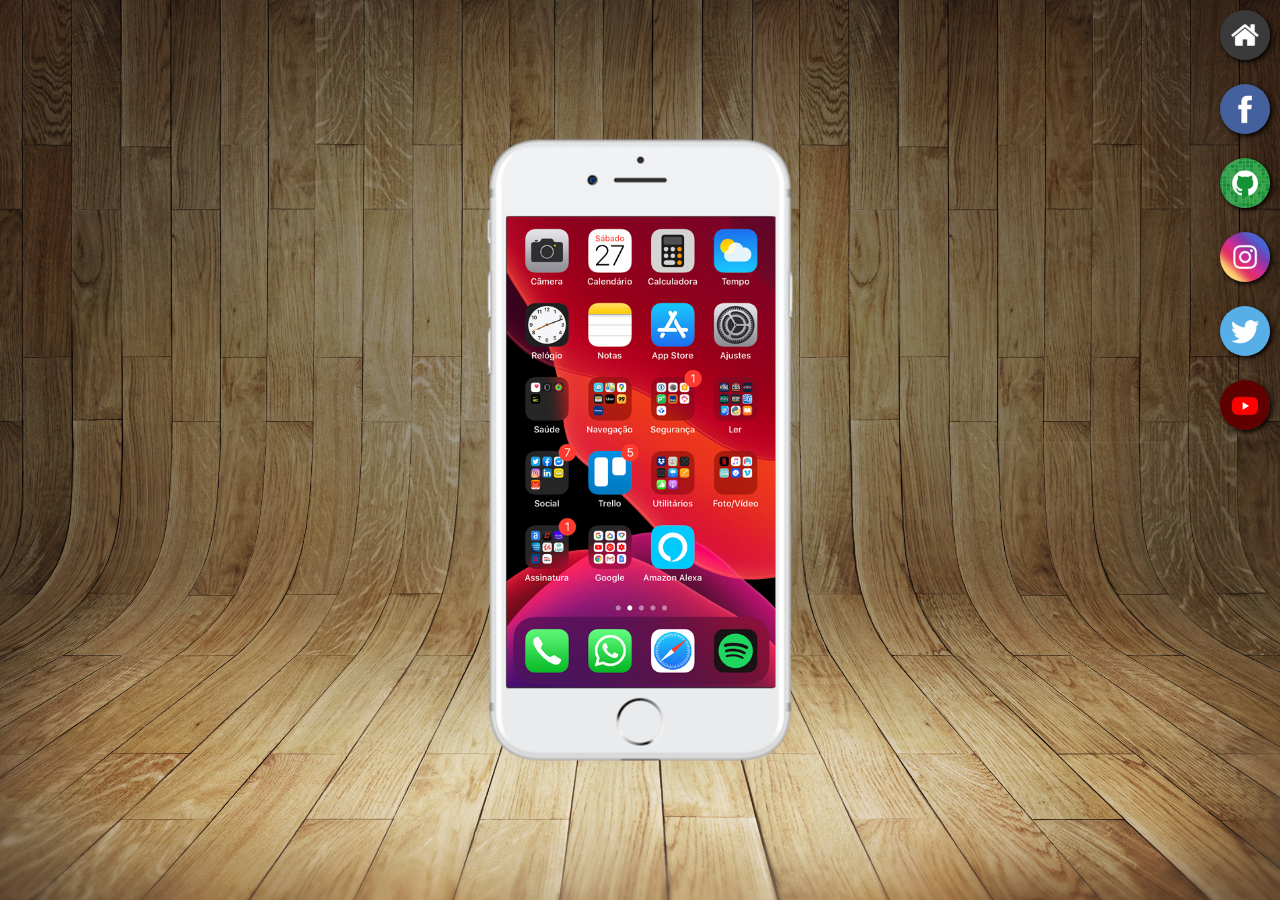
<file: index.html>
<!DOCTYPE html>
<html lang="pt-br">
<head>
    <meta charset="UTF-8">
    <meta name="viewport" content="width=device-width, initial-scale=1.0">
    <link rel="shortcut icon" href="favicon.ico" type="image/x-icon"><link rel="stylesheet" href="estilo/style.css">
    <title>Projeto Redes Sociais</title>
</head>
<body>
    <main>
        <section id="telefone">
            <iframe src="home.html" name="tela" id="tela" frameborder="0"></iframe>
        </section>
        <section id="redes">
            
            <a href="home.html" target="tela"><img src="imagens/logo-home.jpg" alt="Home"></a><br>
            <a href="facebook.html" target="tela"><img src="imagens/logo-facebook.jpg" alt="Facebook"></a><br>
            <a href="github.html" target="tela"><img src="imagens/logo-github.jpg" alt="Github"></a><br>
            <a href="instagram.html" target="tela"><img src="imagens/logo-instagram.jpg" alt="Instagram"></a><br>
            <a href="twitter.html" target="tela"><img src="imagens/logo-twitter.jpg" alt="Twitter"></a><br>
            <a href="youtube.html" target="tela"><img src="imagens/logo-youtube.jpg" alt="Youtube"></a>
        </section>
    </main>
</body>
</html>
</file>
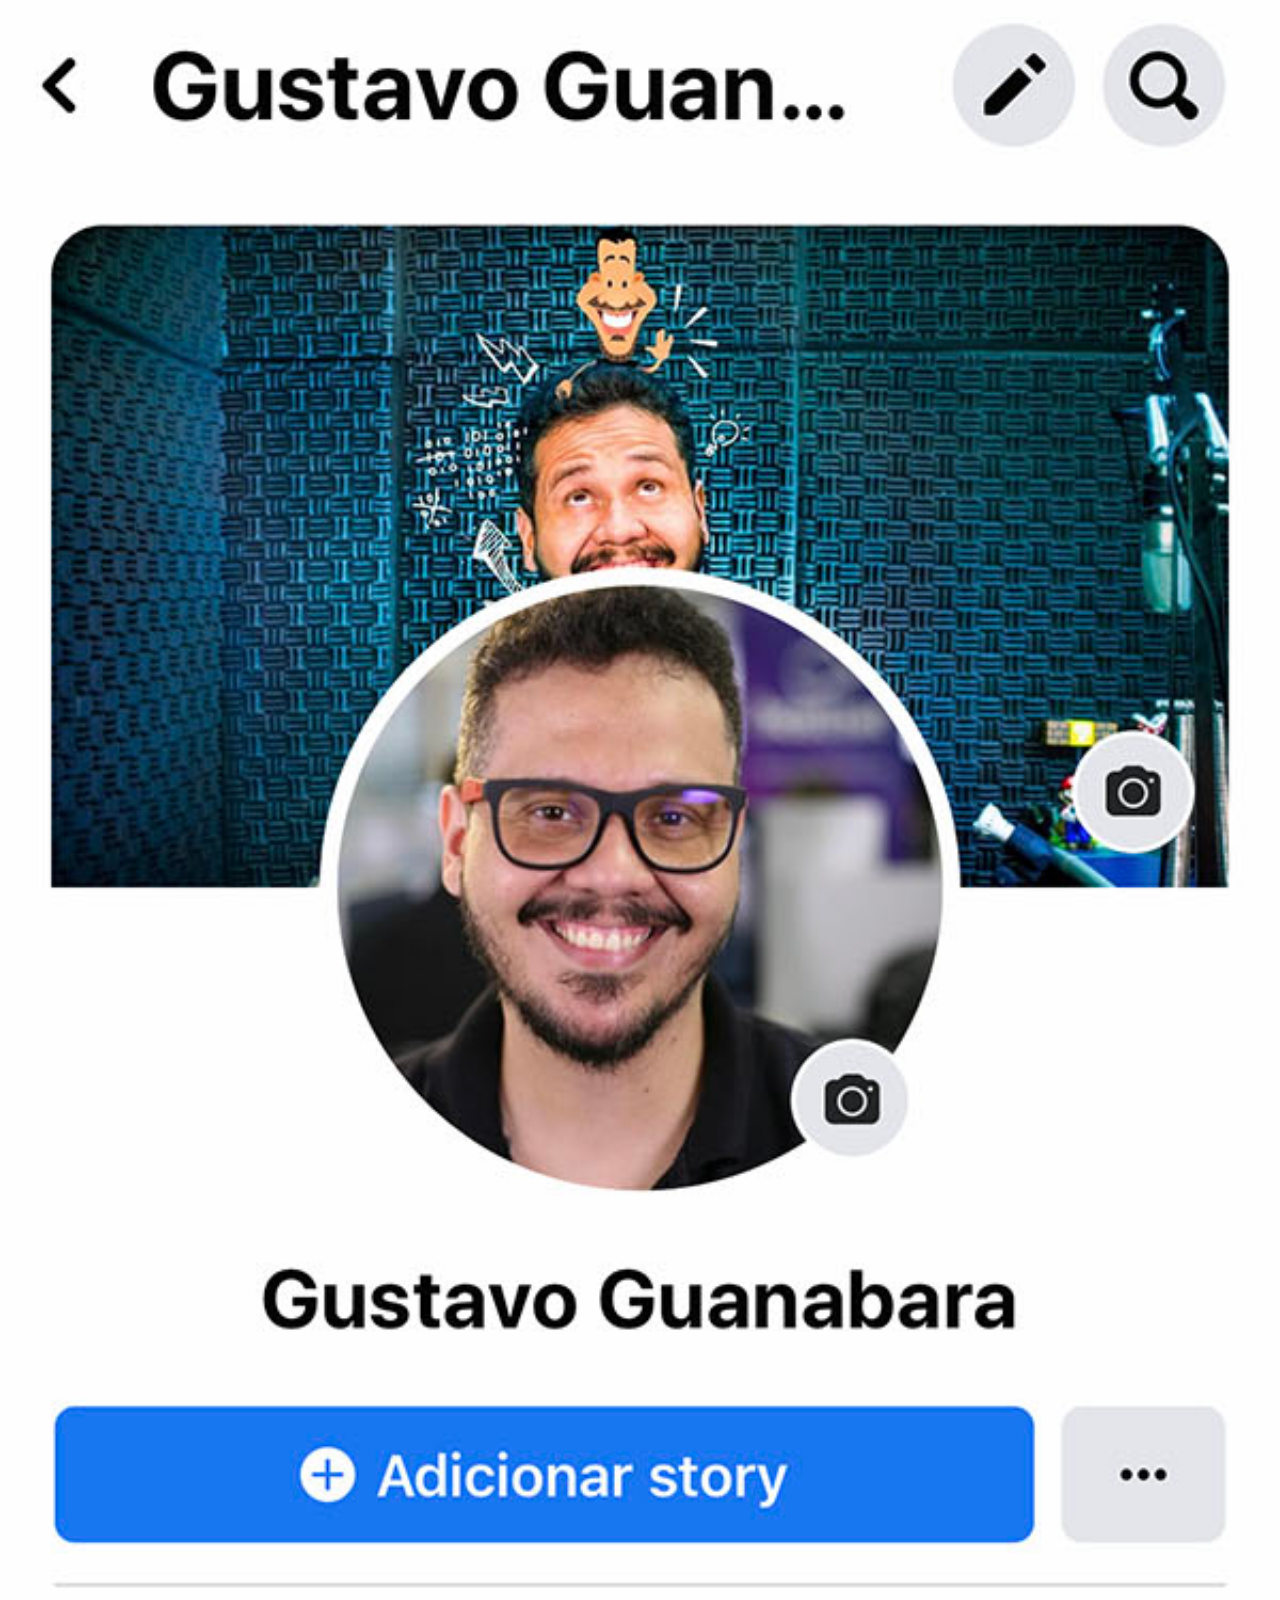
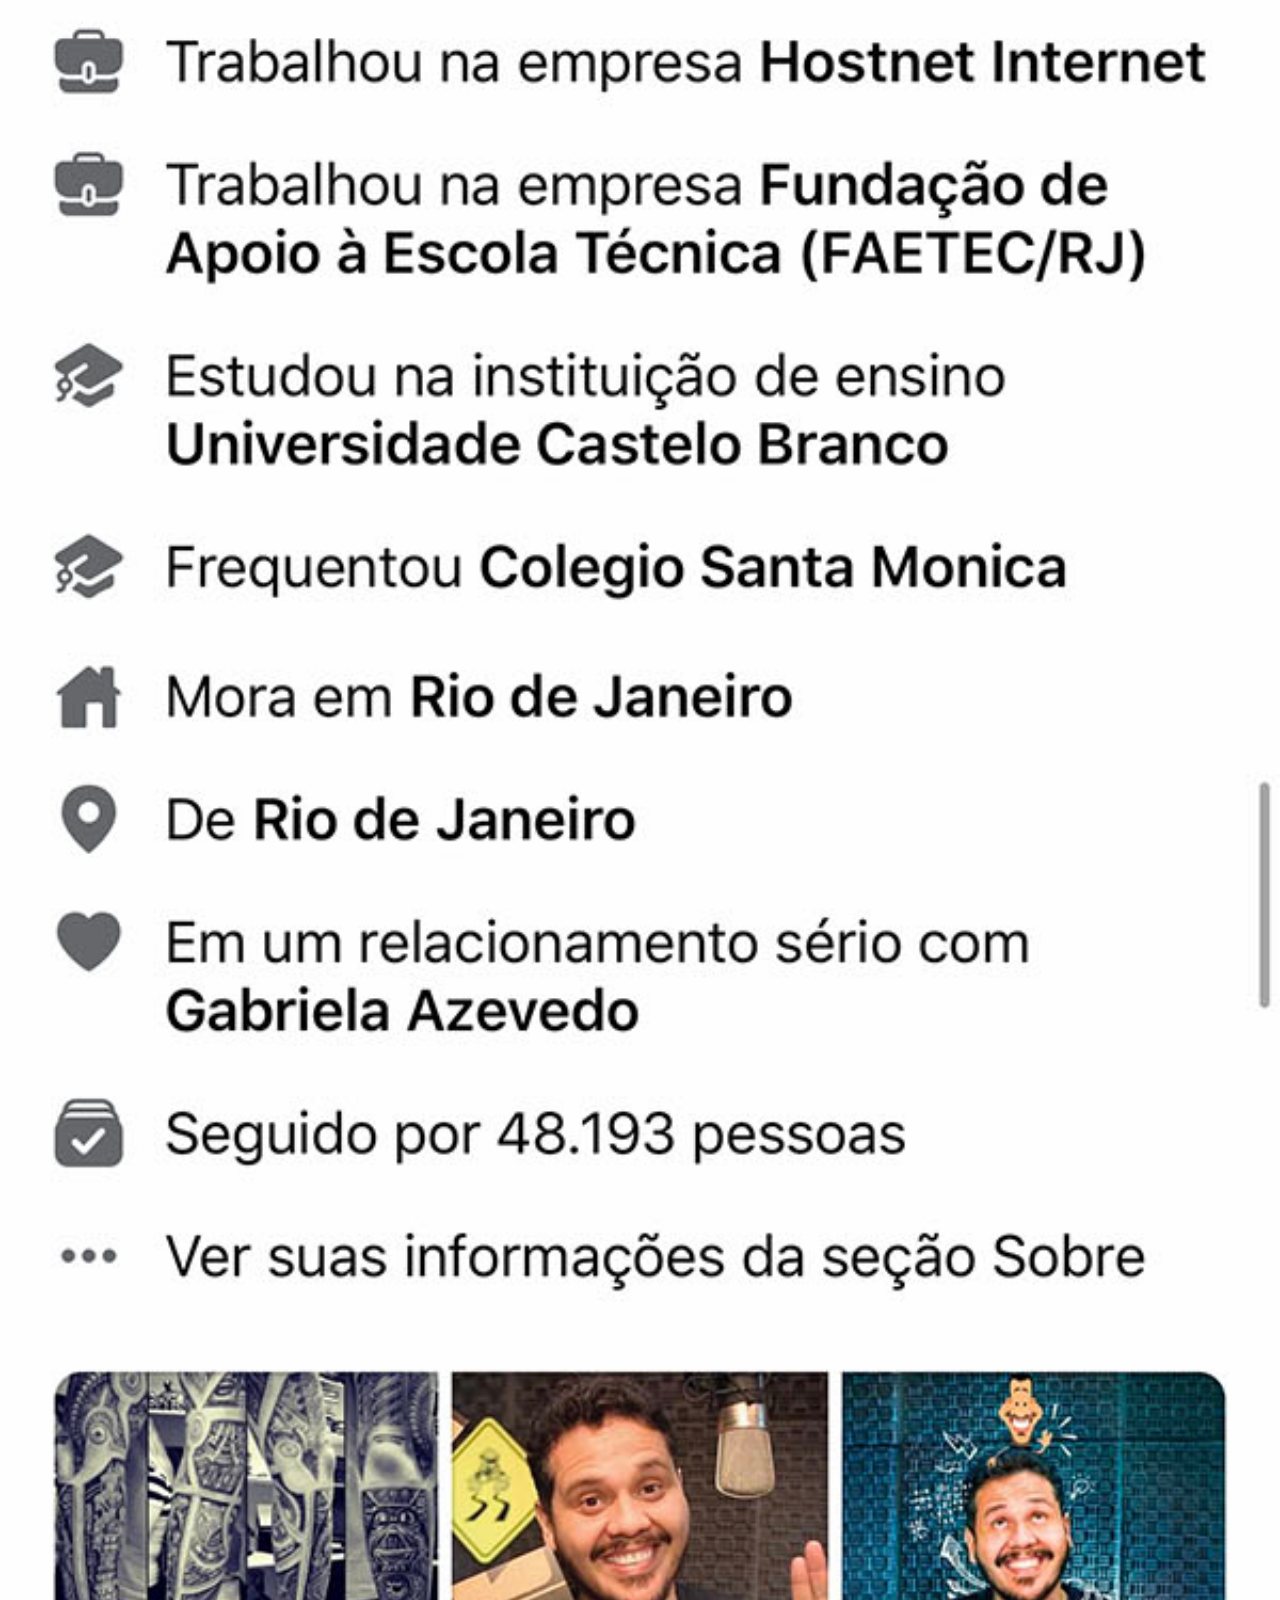
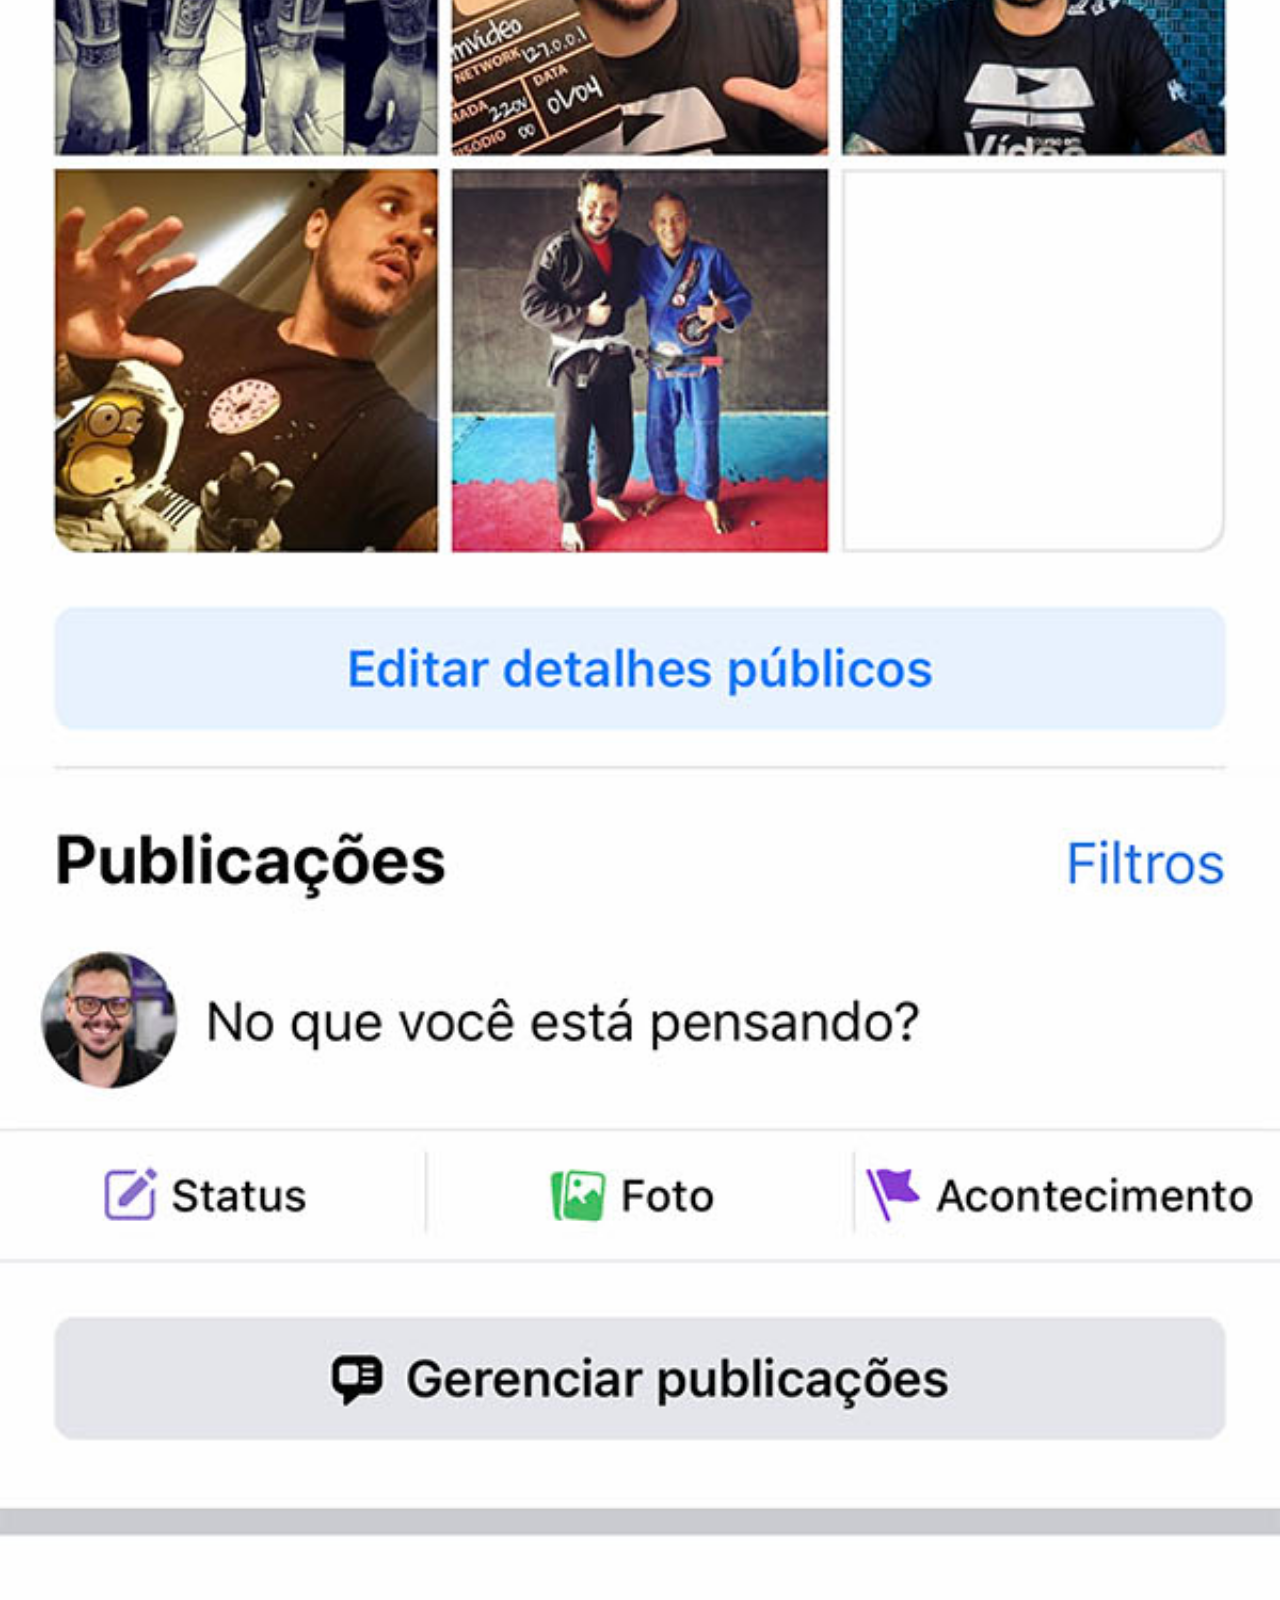
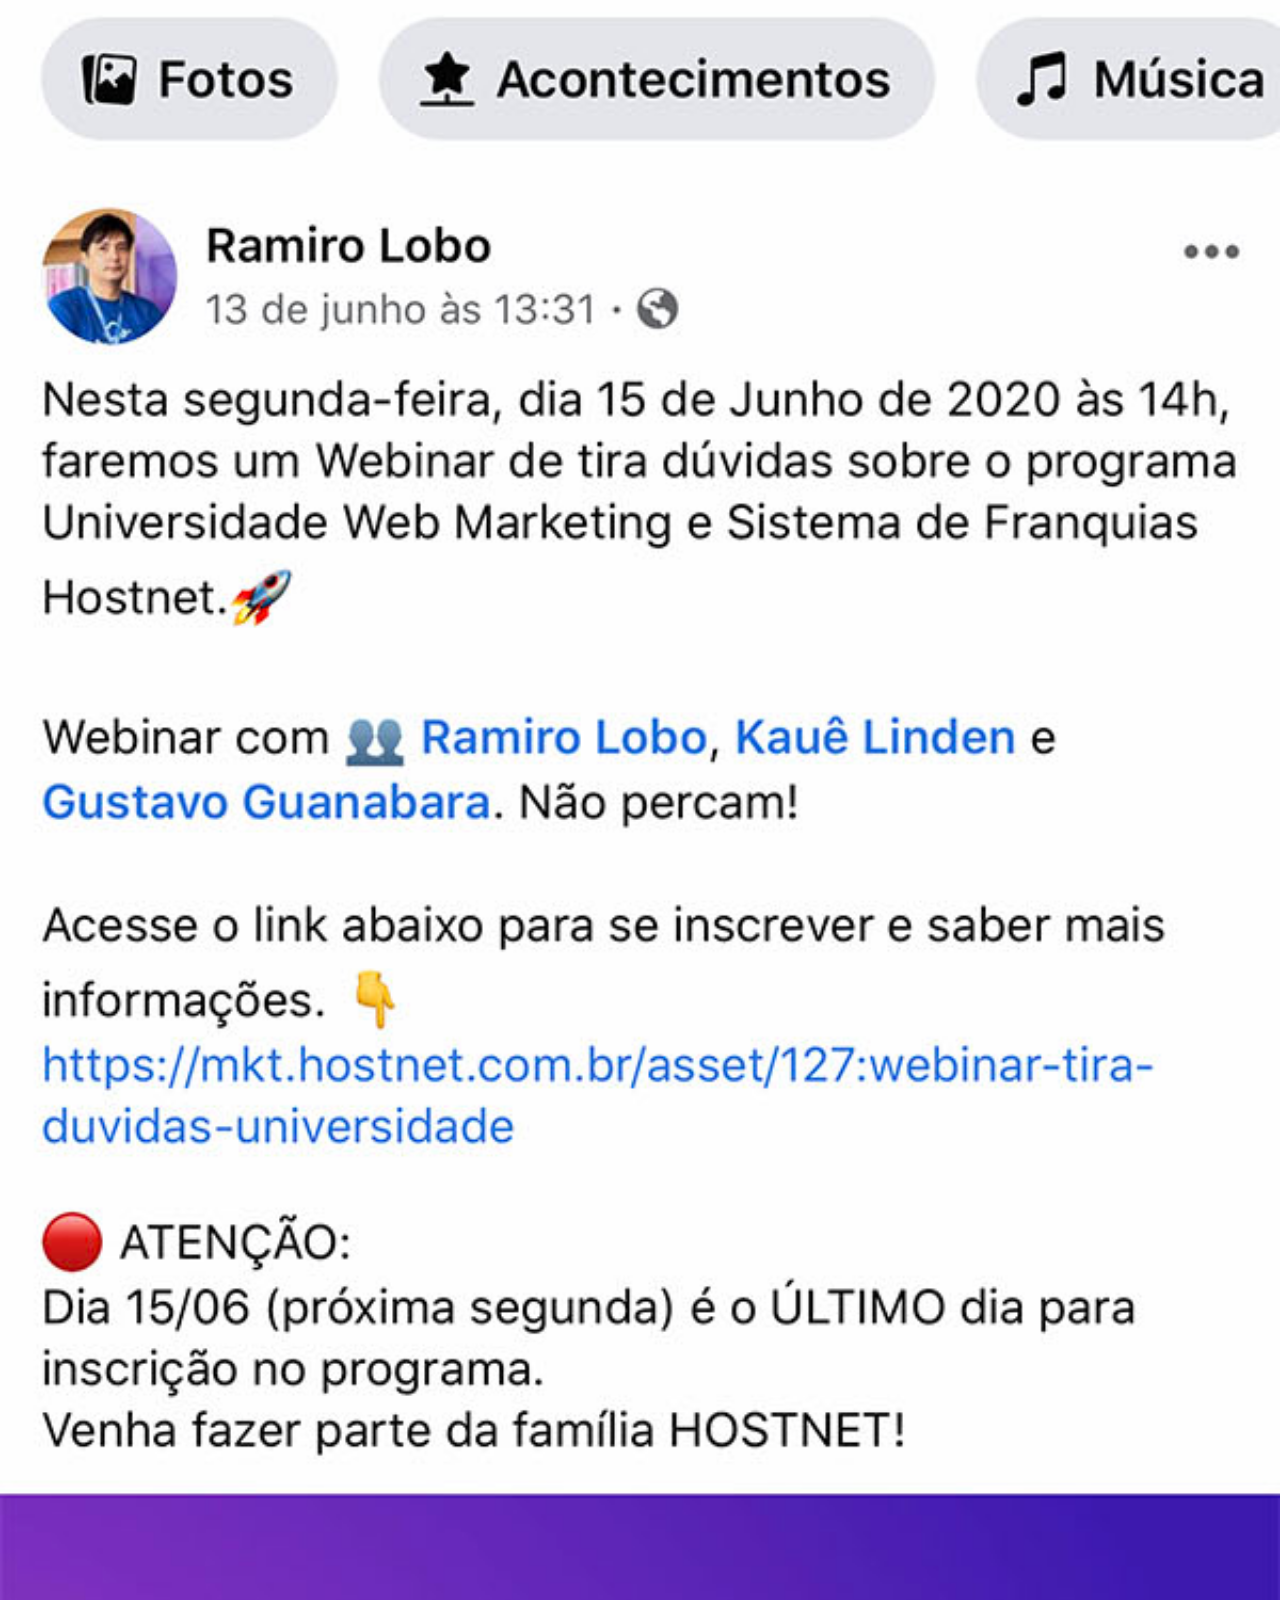
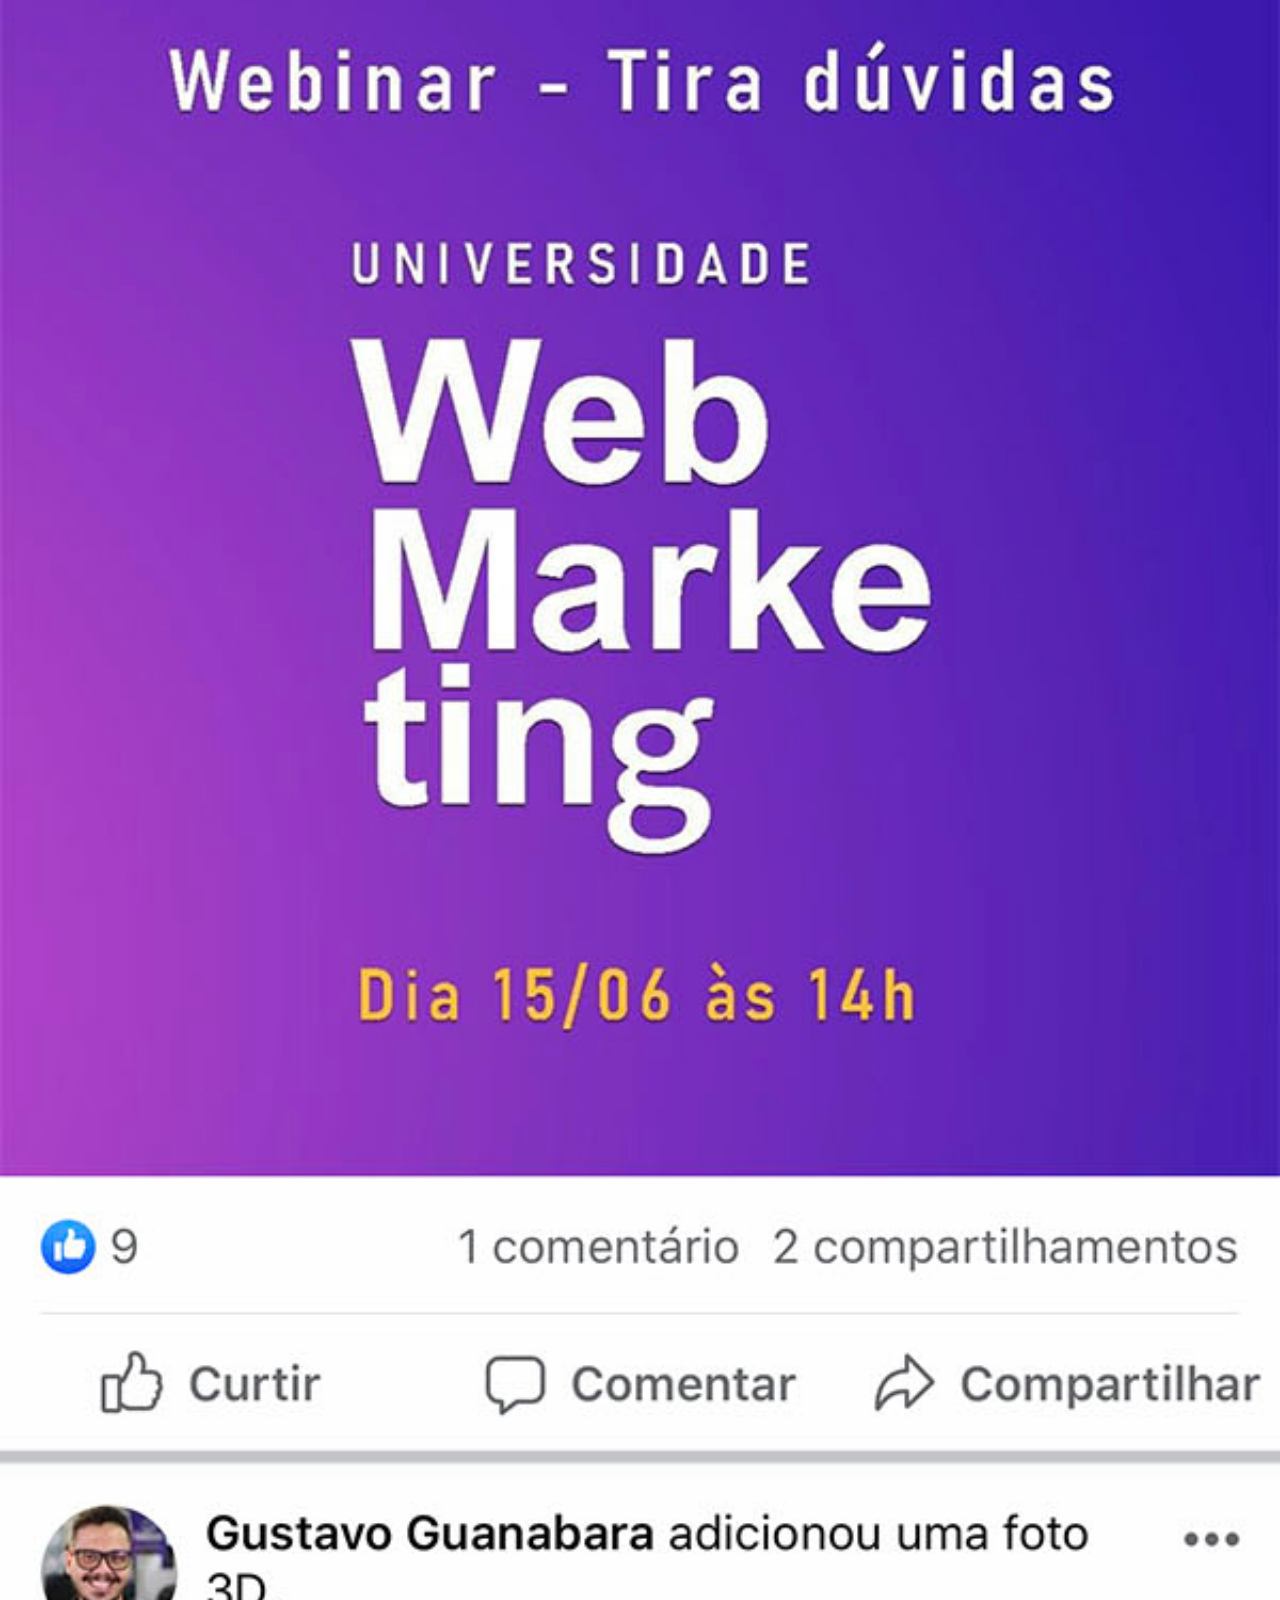
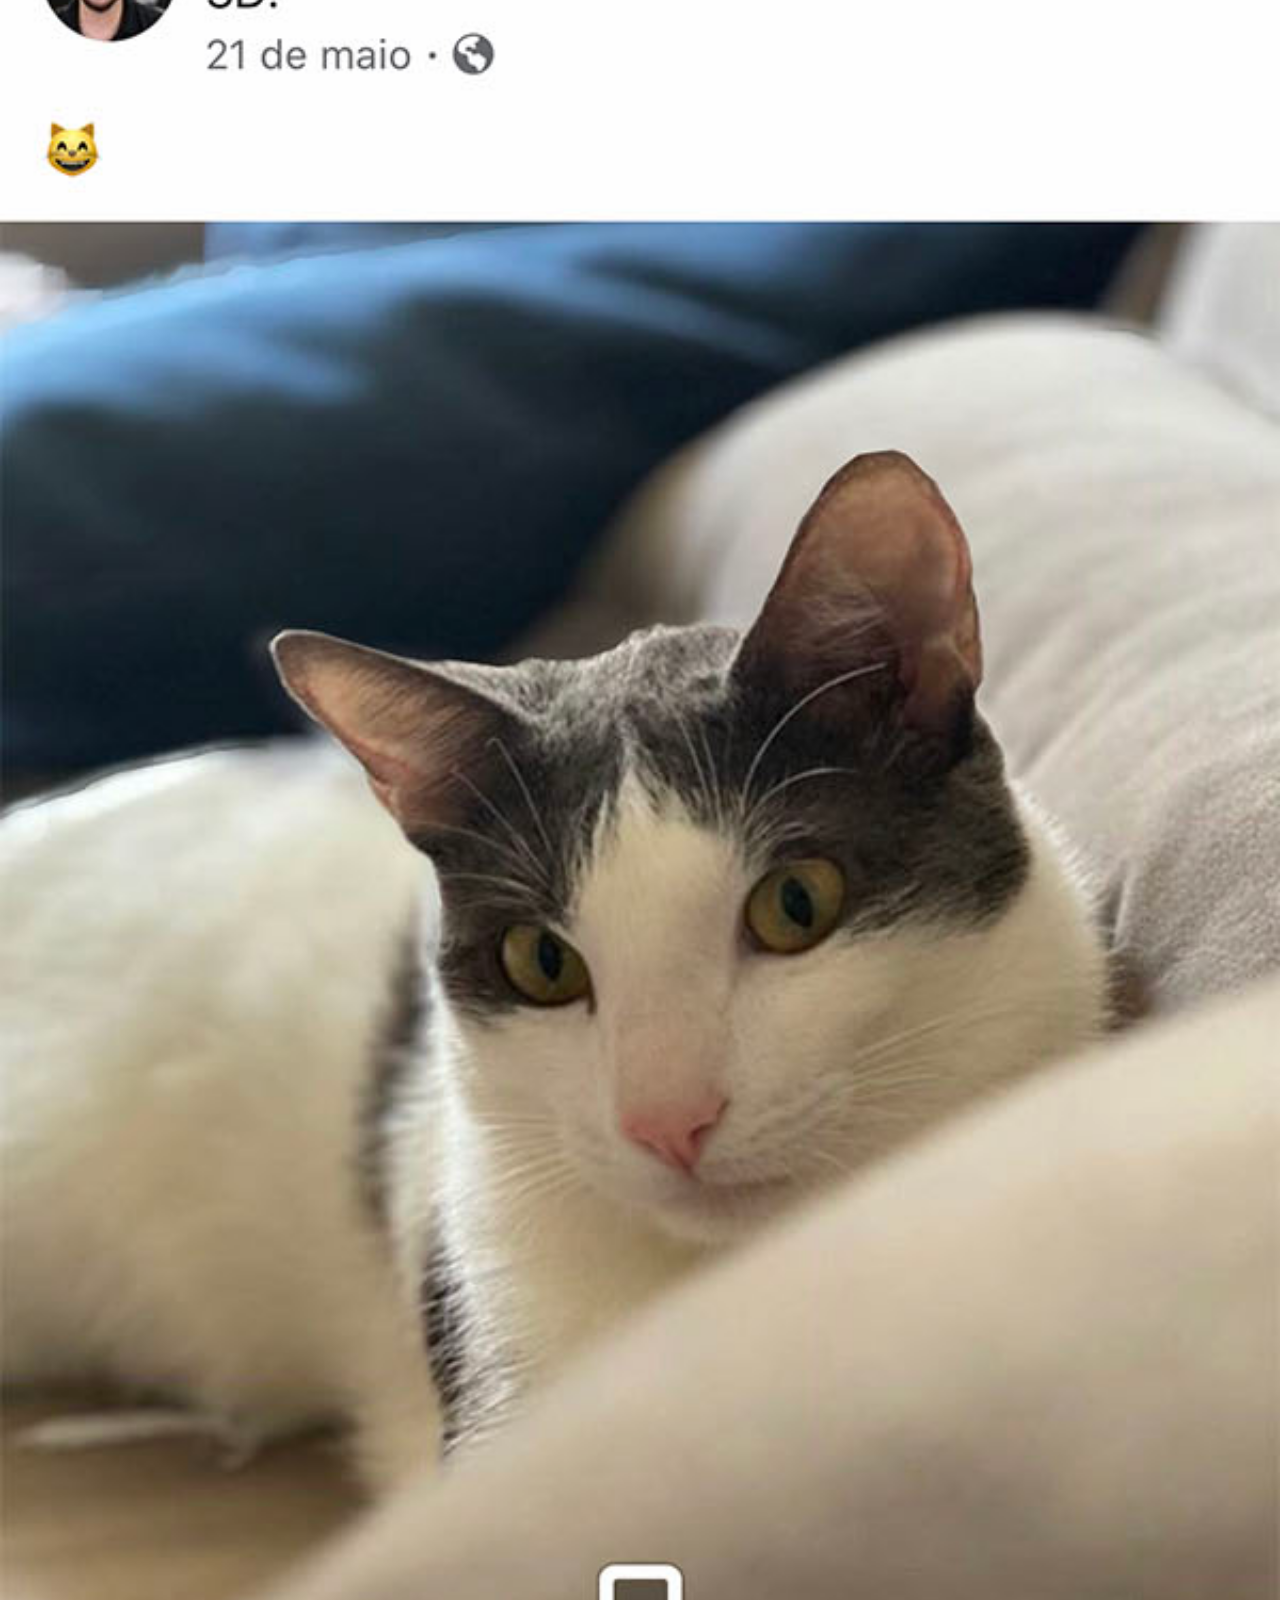
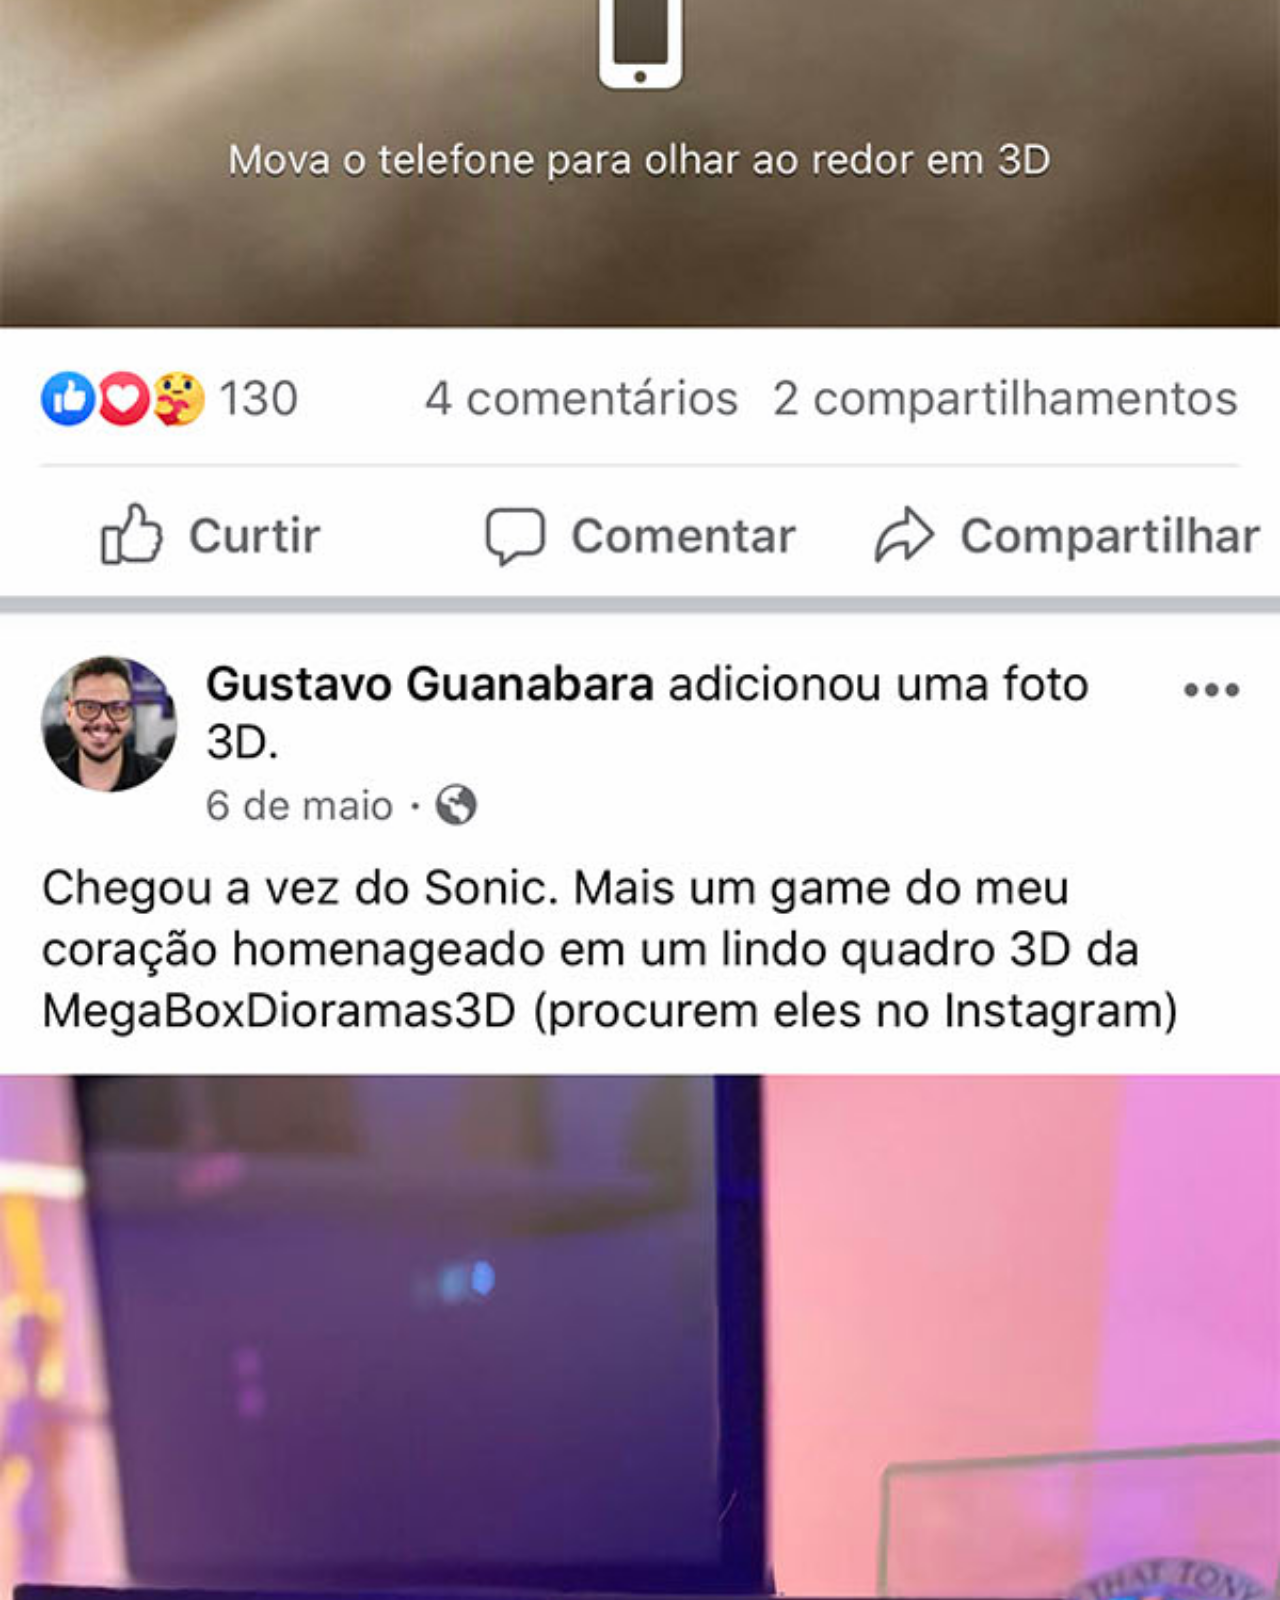
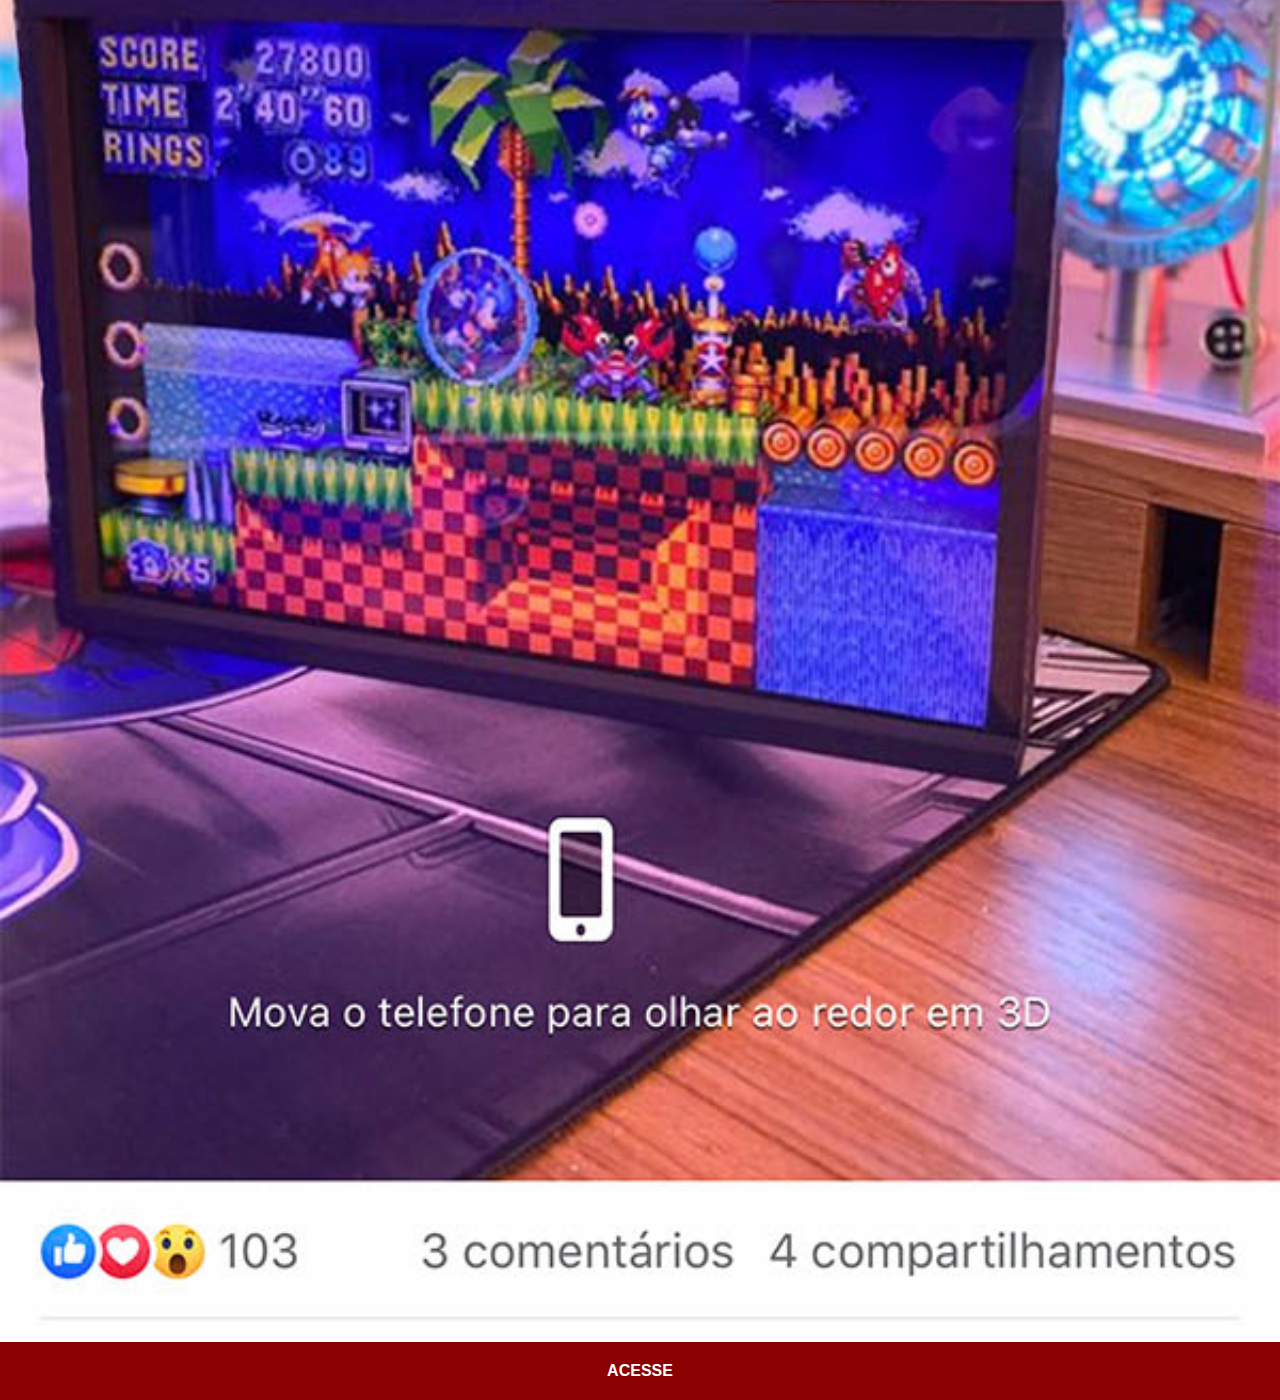
<file: facebook.html>
<!DOCTYPE html>
<html lang="pt-br>
<head>
    <meta charset="UTF-8">
    <meta name="viewport" content="width=device-width, initial-scale=1.0">
    <title>Facebook</title>
    <link rel="stylesheet" href="estilos/social.css">
</head>
<body>
    <img src="imagens/tela-facebook.jpg" alt="Facebook">
    <a href="https://www.facebook.com/gustavoguanabara" target="_blank">ACESSE</a>
</body>
</html>
</file>
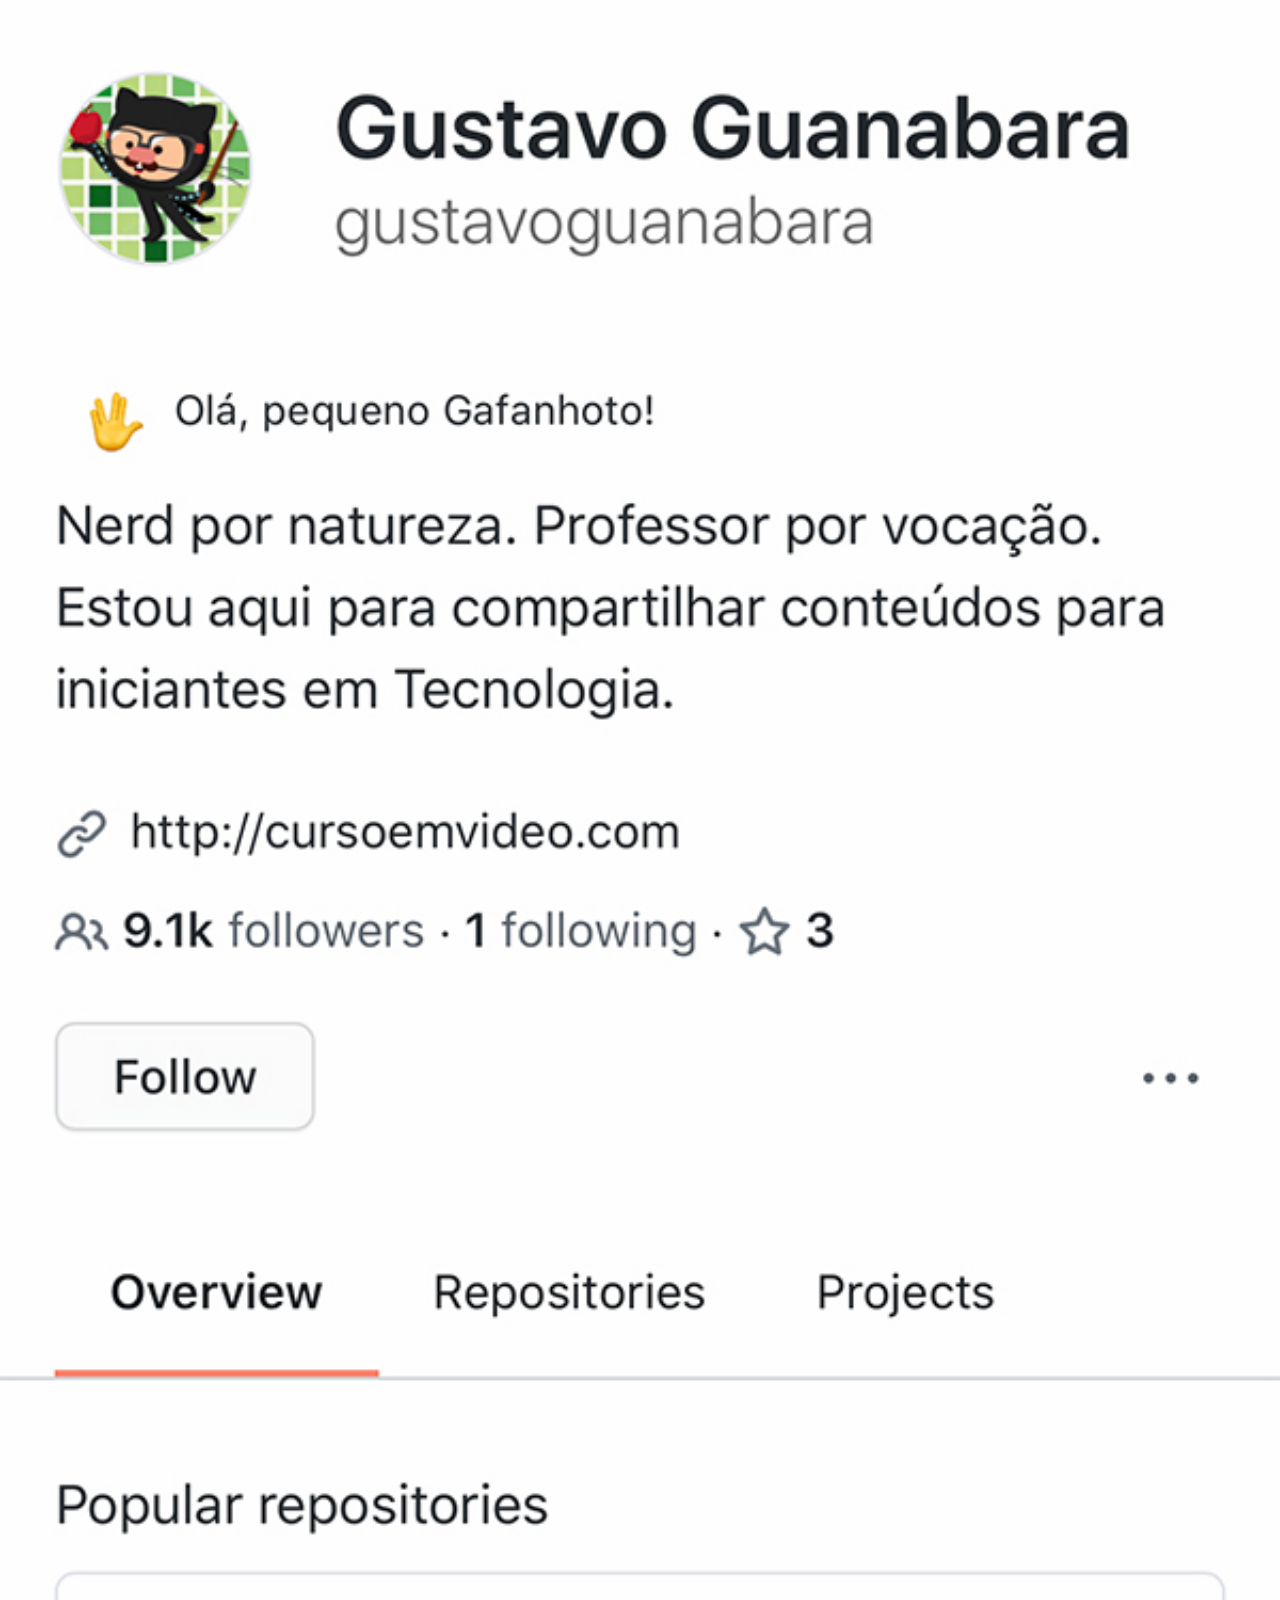
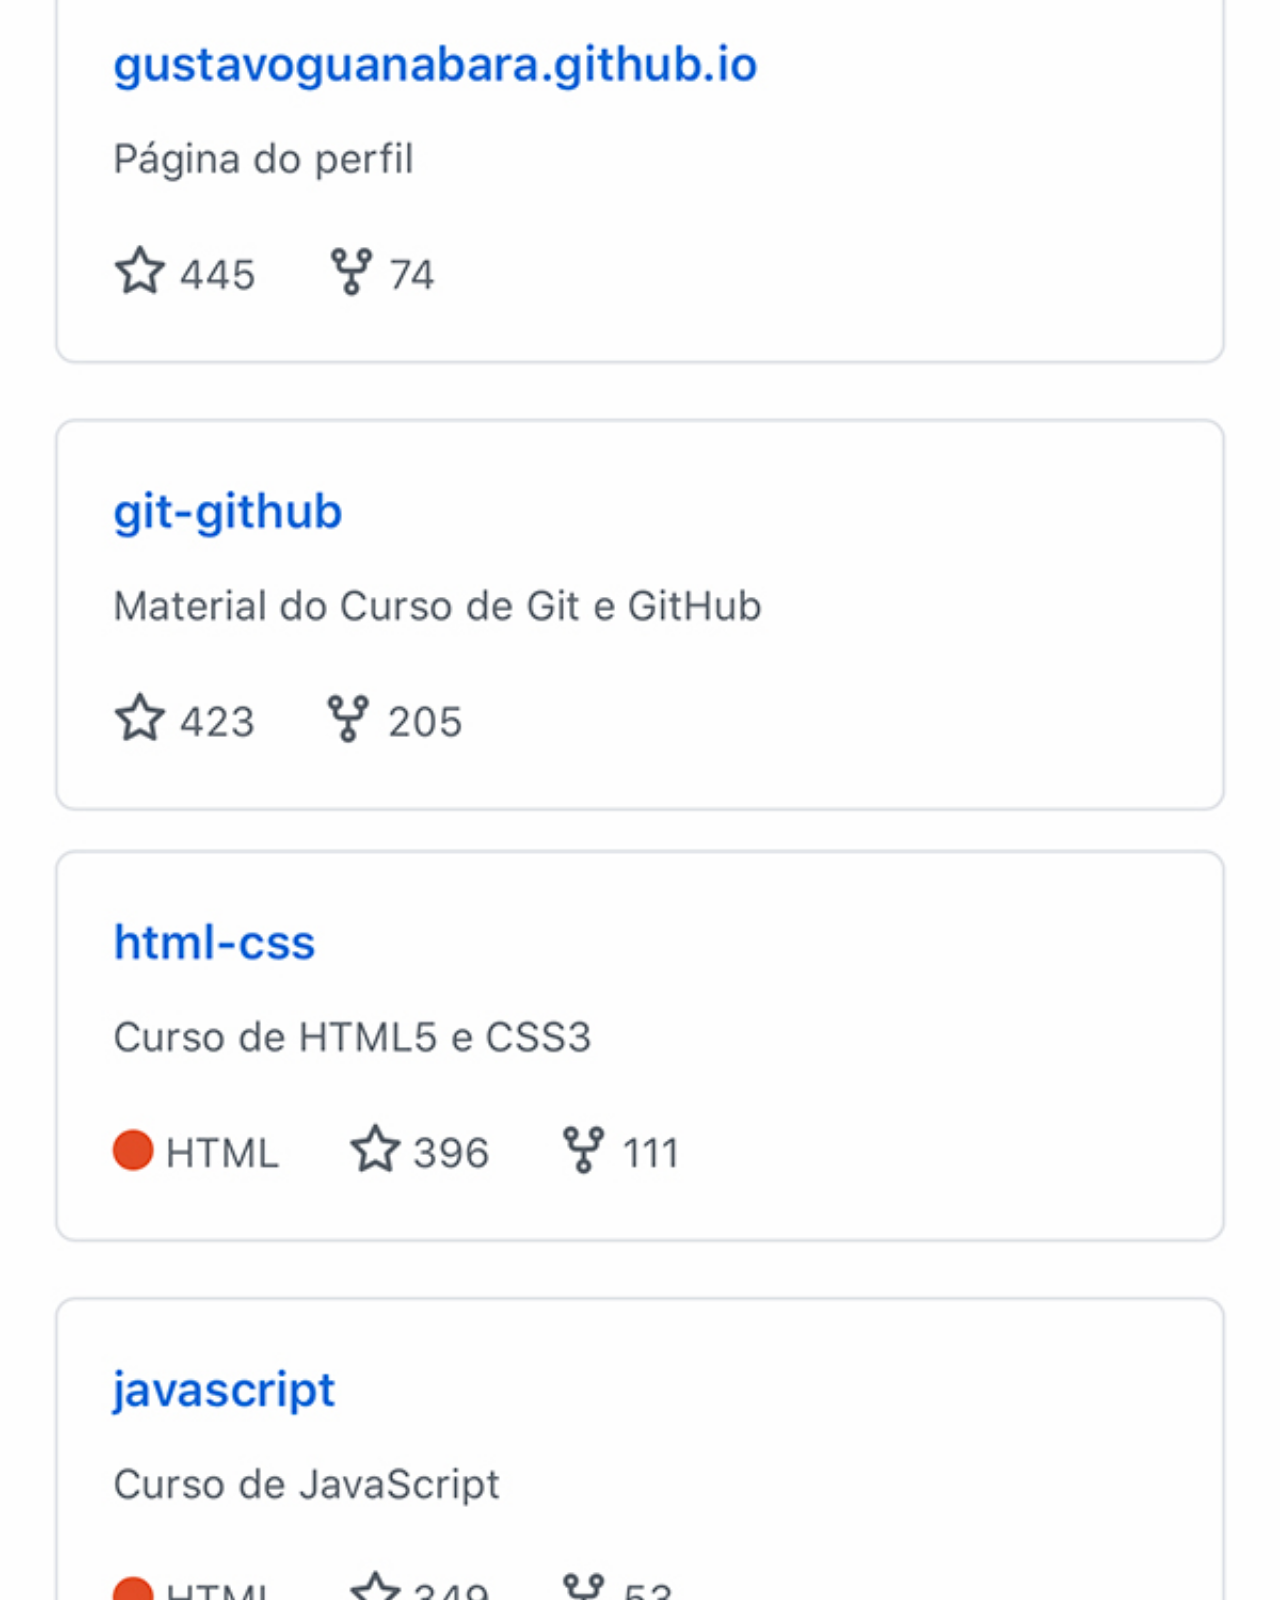
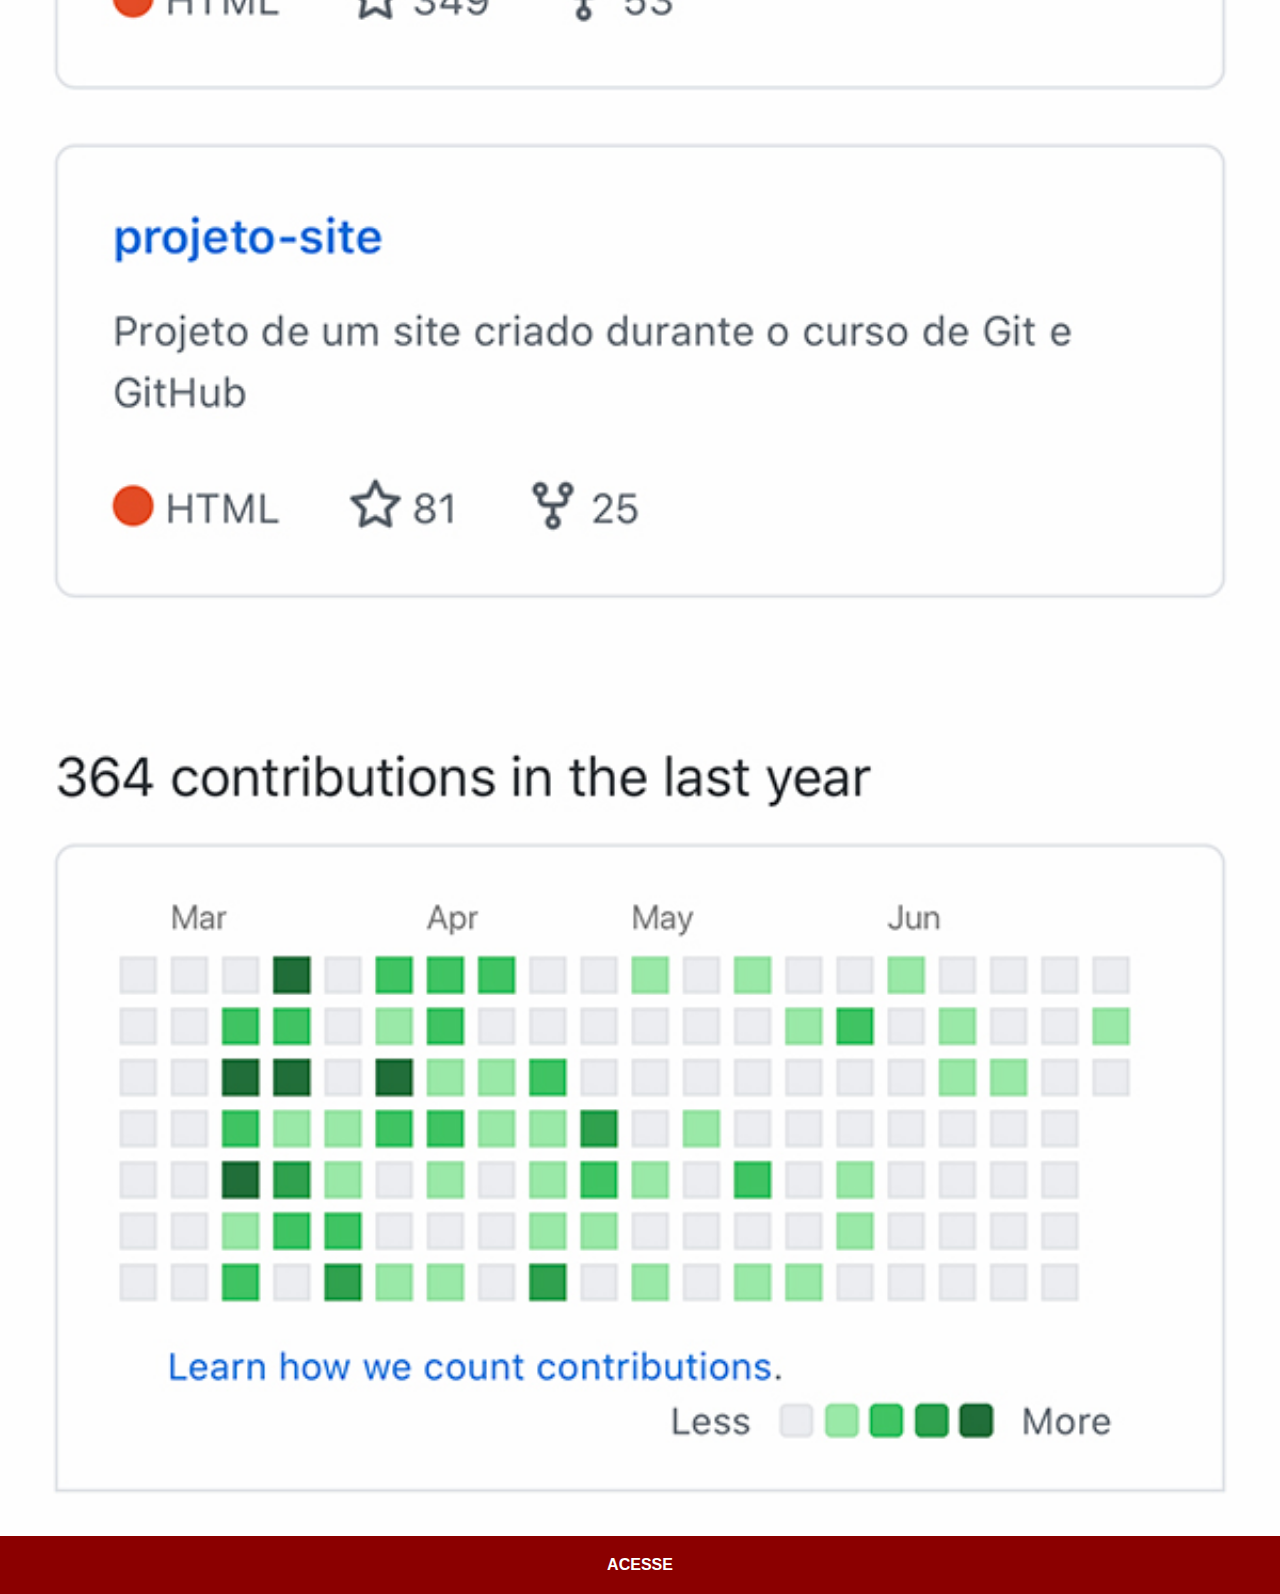
<file: github.html>
<!DOCTYPE html>
<html lang="pt-br">
<head>
    <meta charset="UTF-8">
    <meta name="viewport" content="width=device-width, initial-scale=1.0">
    <title>Github</title>
    <link rel="stylesheet" href="estilos/social.css">
</head>
<body>
    <img src="imagens/tela-github.jpg" alt="Github">
    <a href="https://github.com/gustavoguanabara" target="_blank">ACESSE</a>
</body>
</html>
</file>
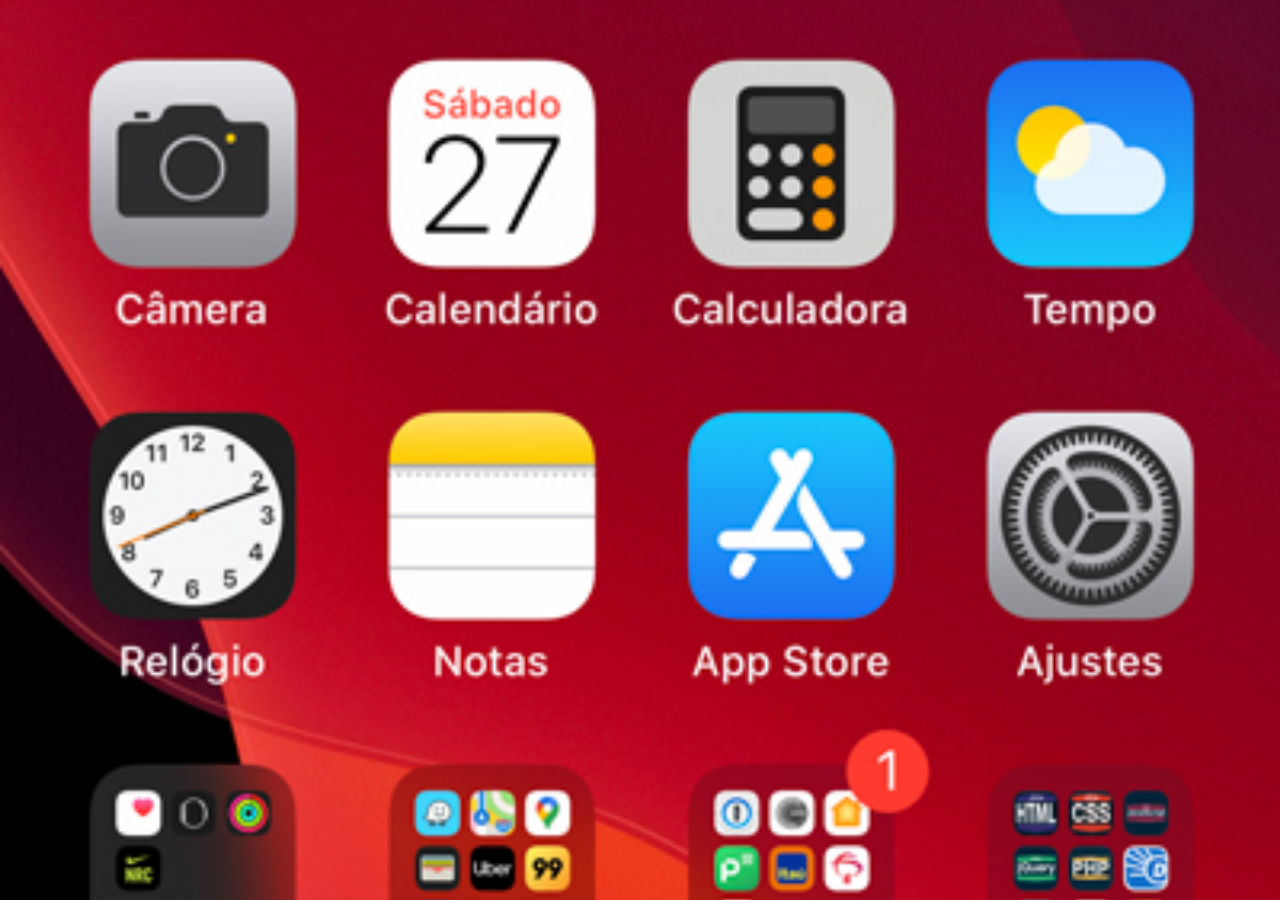
<file: home.html>
<!DOCTYPE html>
<html lang="pt-br>
<head>
    <meta charset="UTF-8">
    <meta name="viewport" content="width=device-width, initial-scale=1.0">
    <title>Home</title>
</head>
<style>
    * {
        margin: 0px;
        padding: 0px;
    }

    body {
        width: 100vw;
        height: 100vh;
        background: black url('imagens/tela-home.jpg') no-repeat top center;
        background-size: cover;
        background-attachment: fixed;
    }
</style>
<body>
    
</body>
</html>
</file>
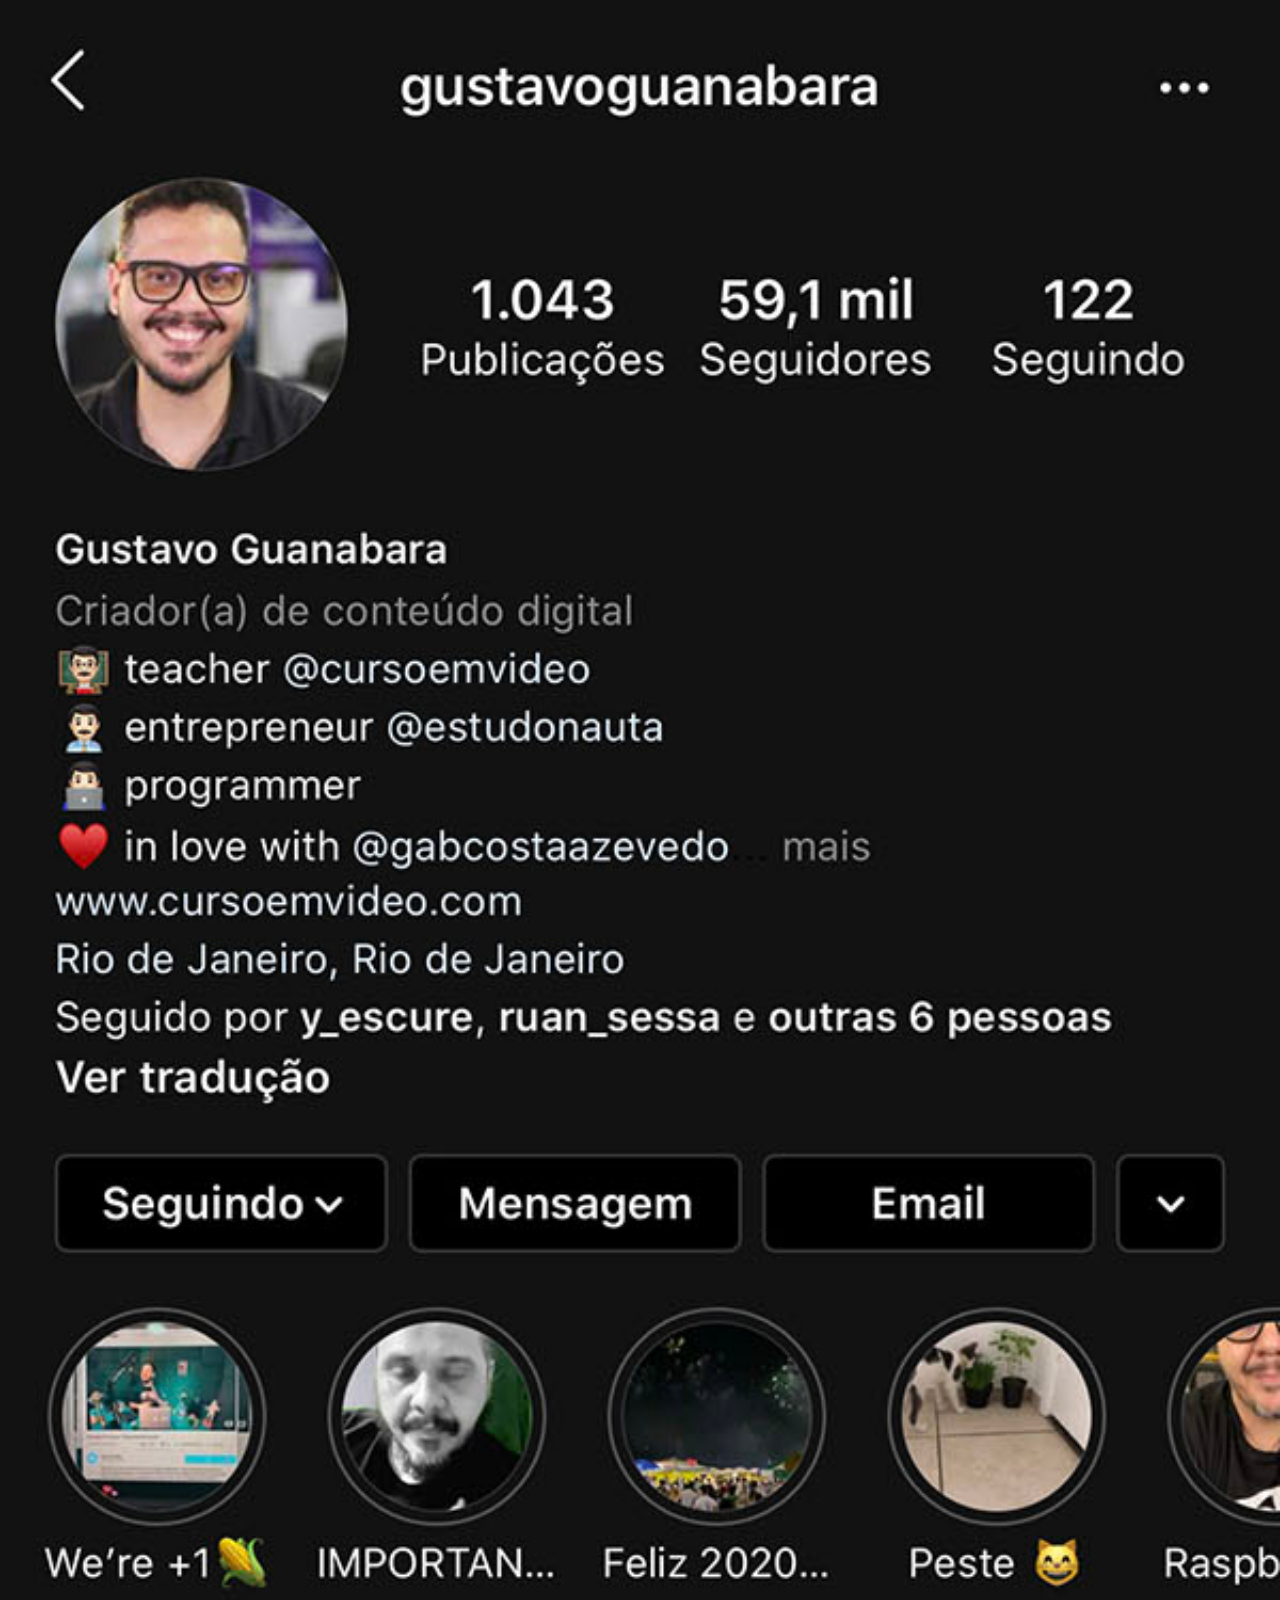
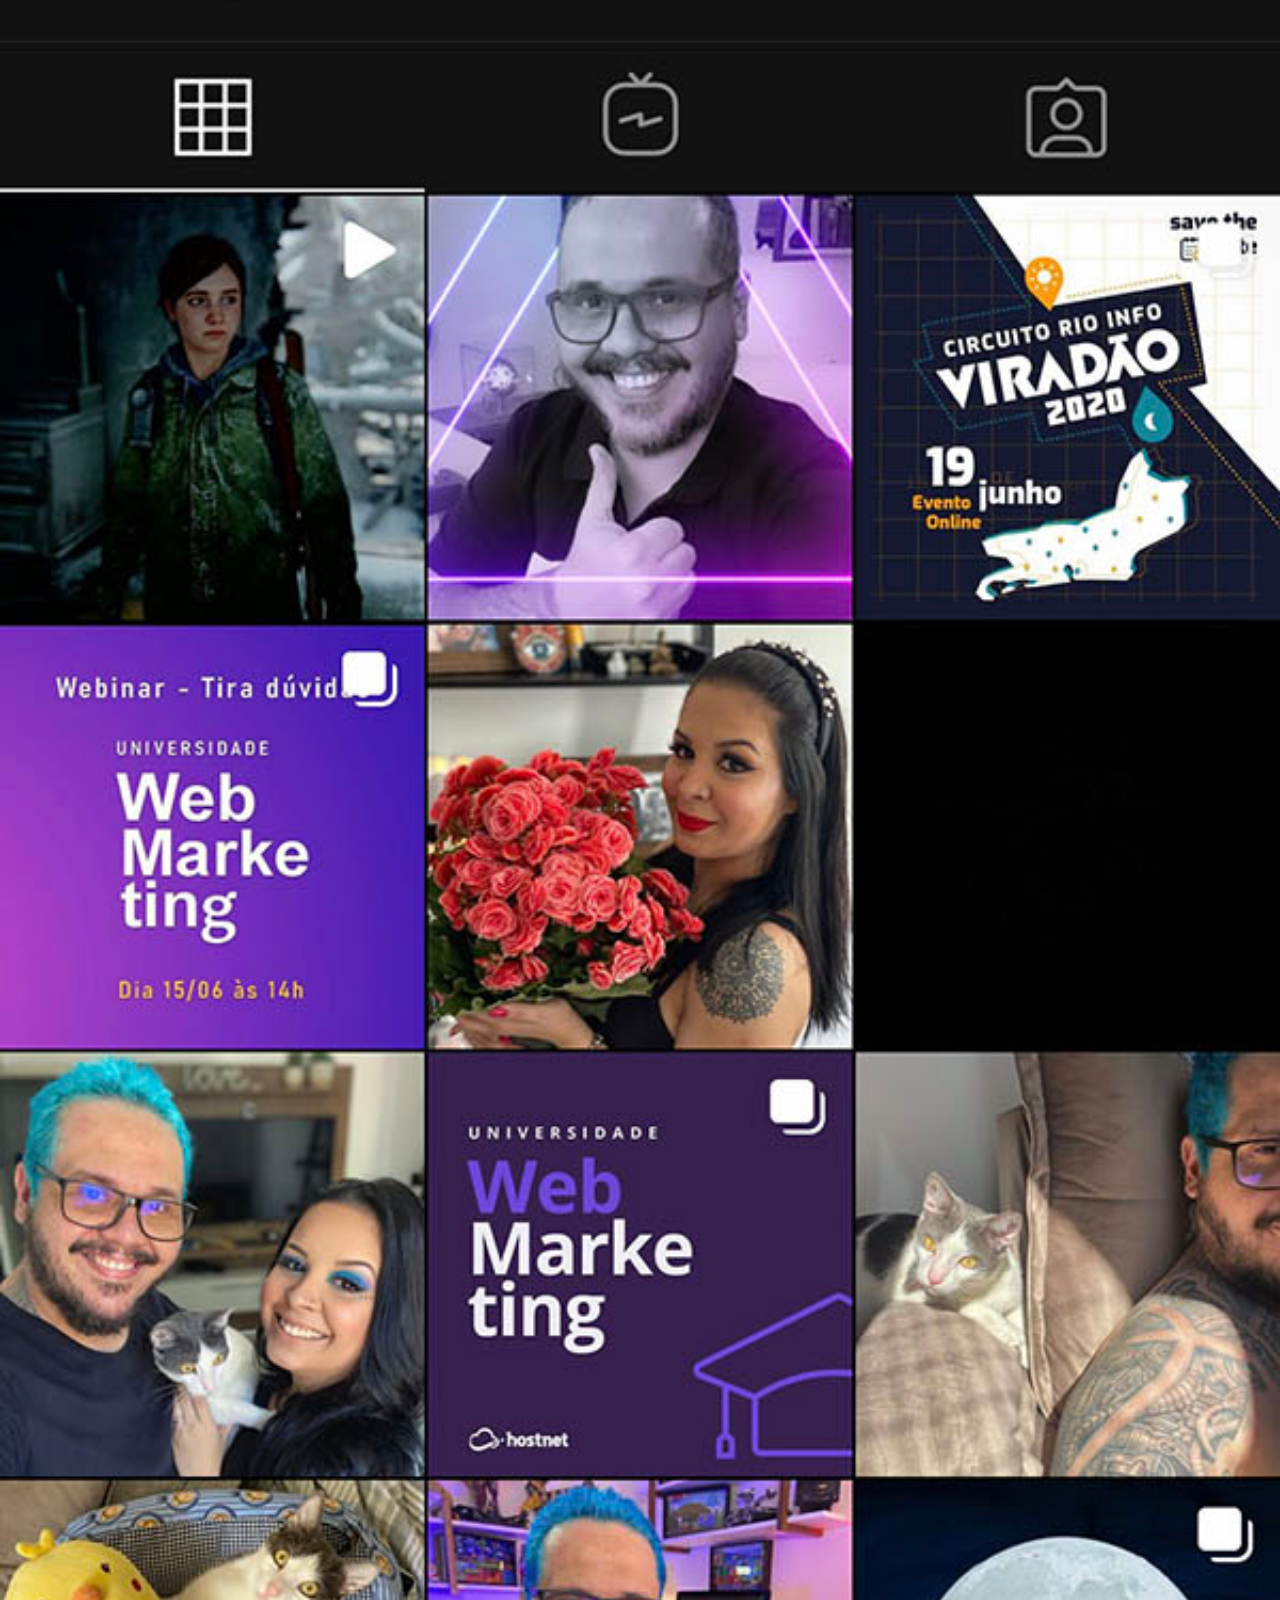
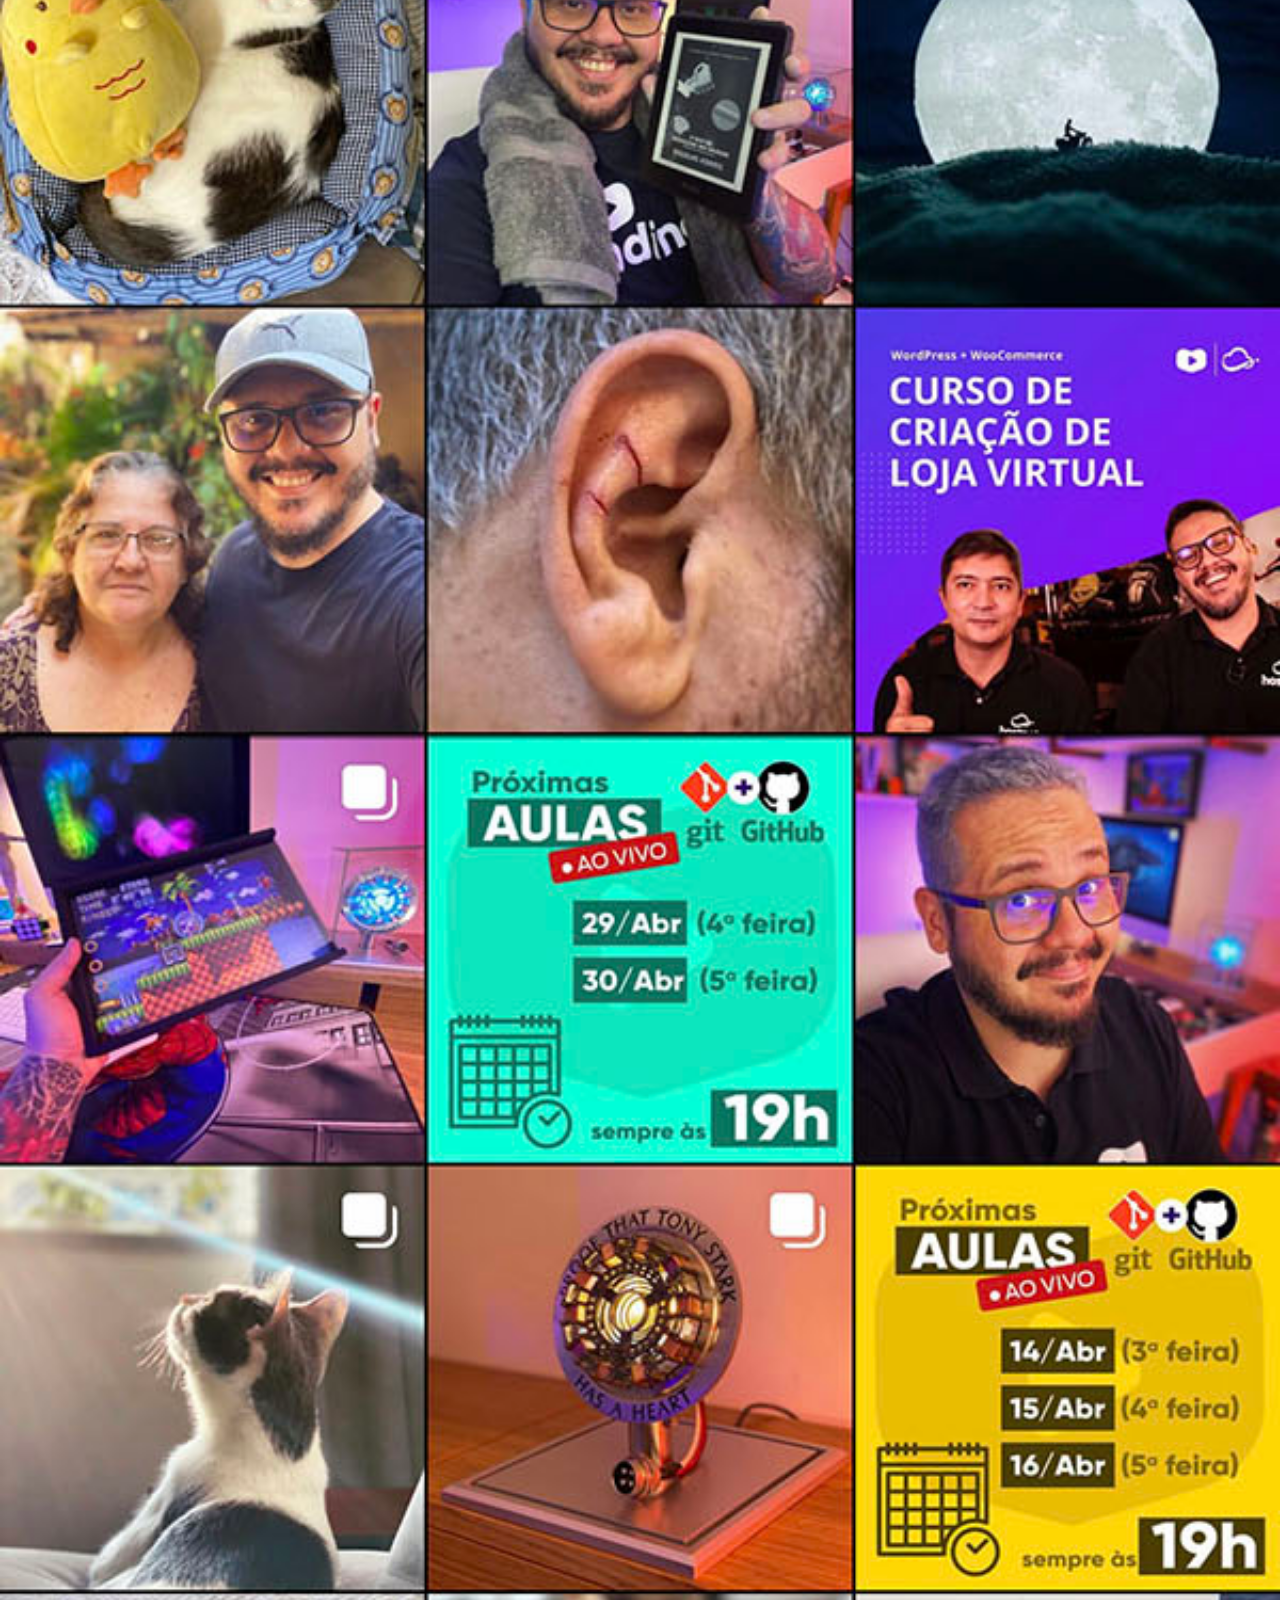
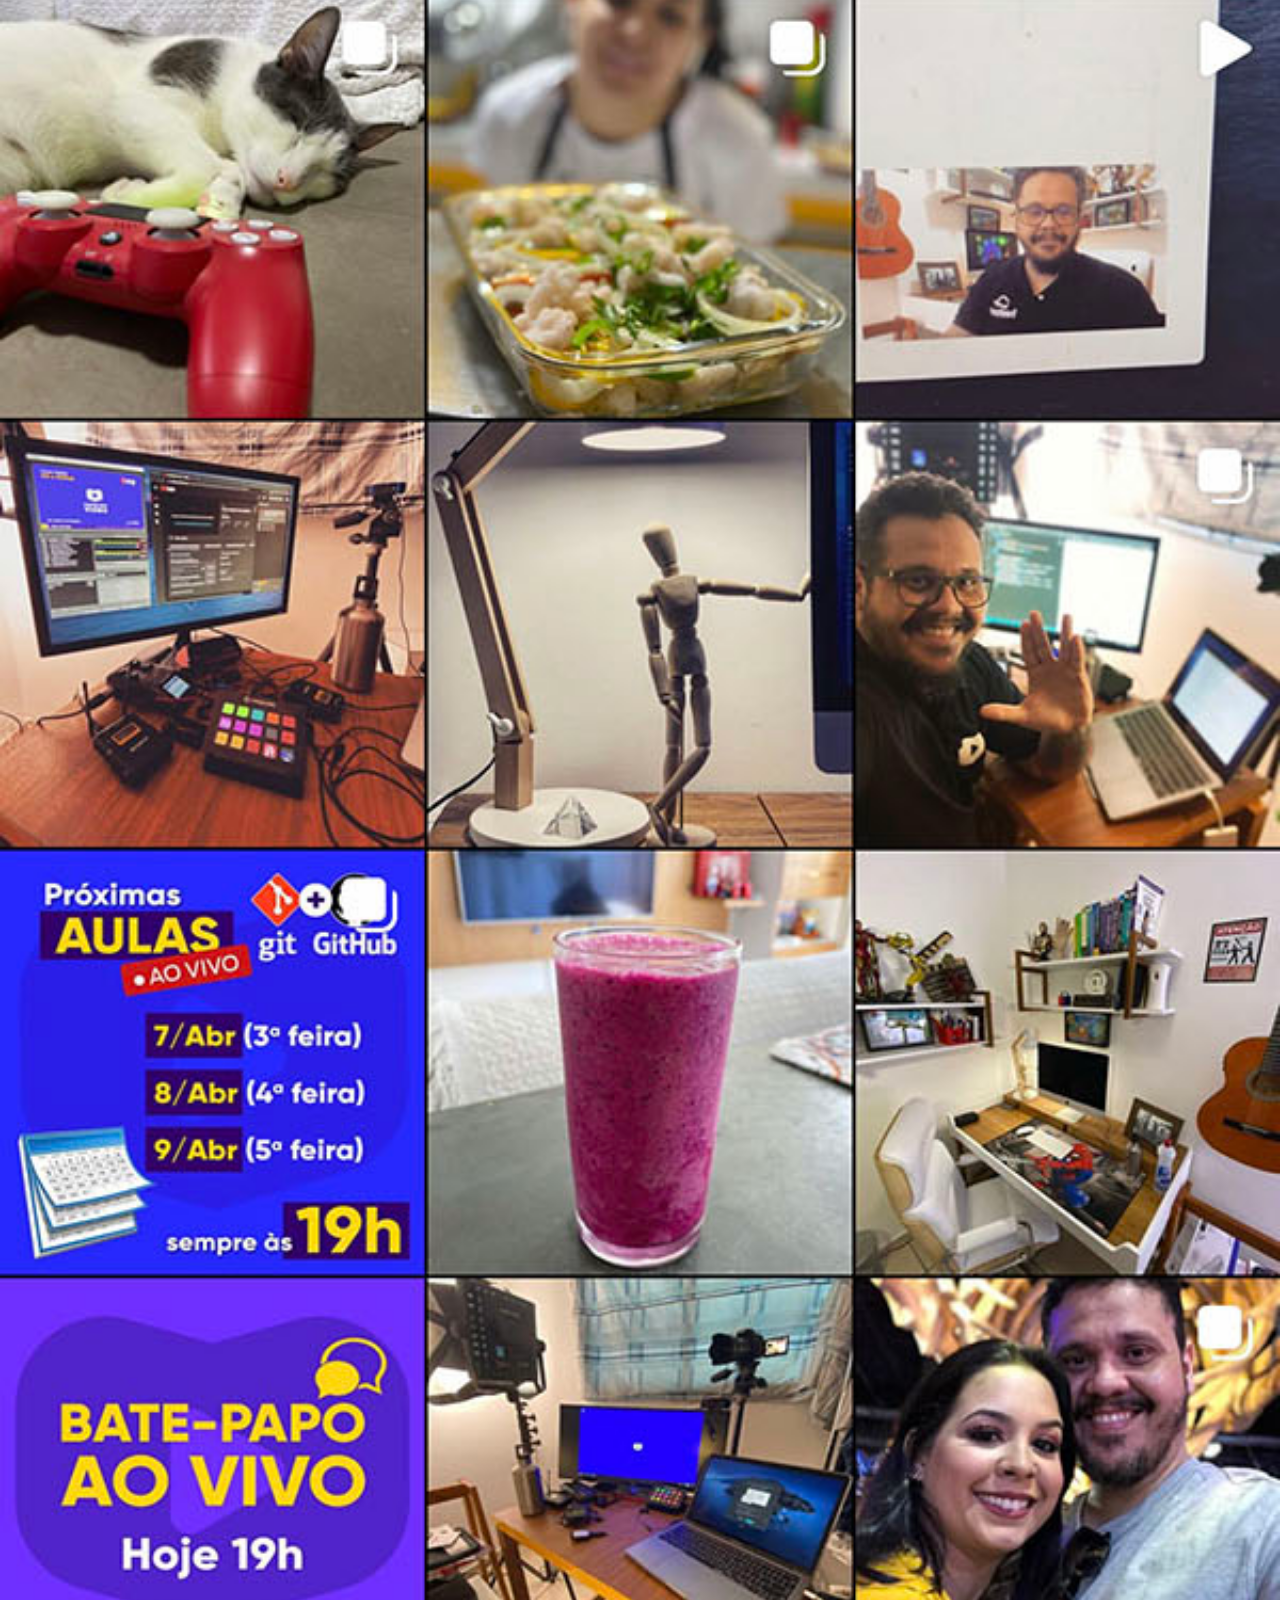
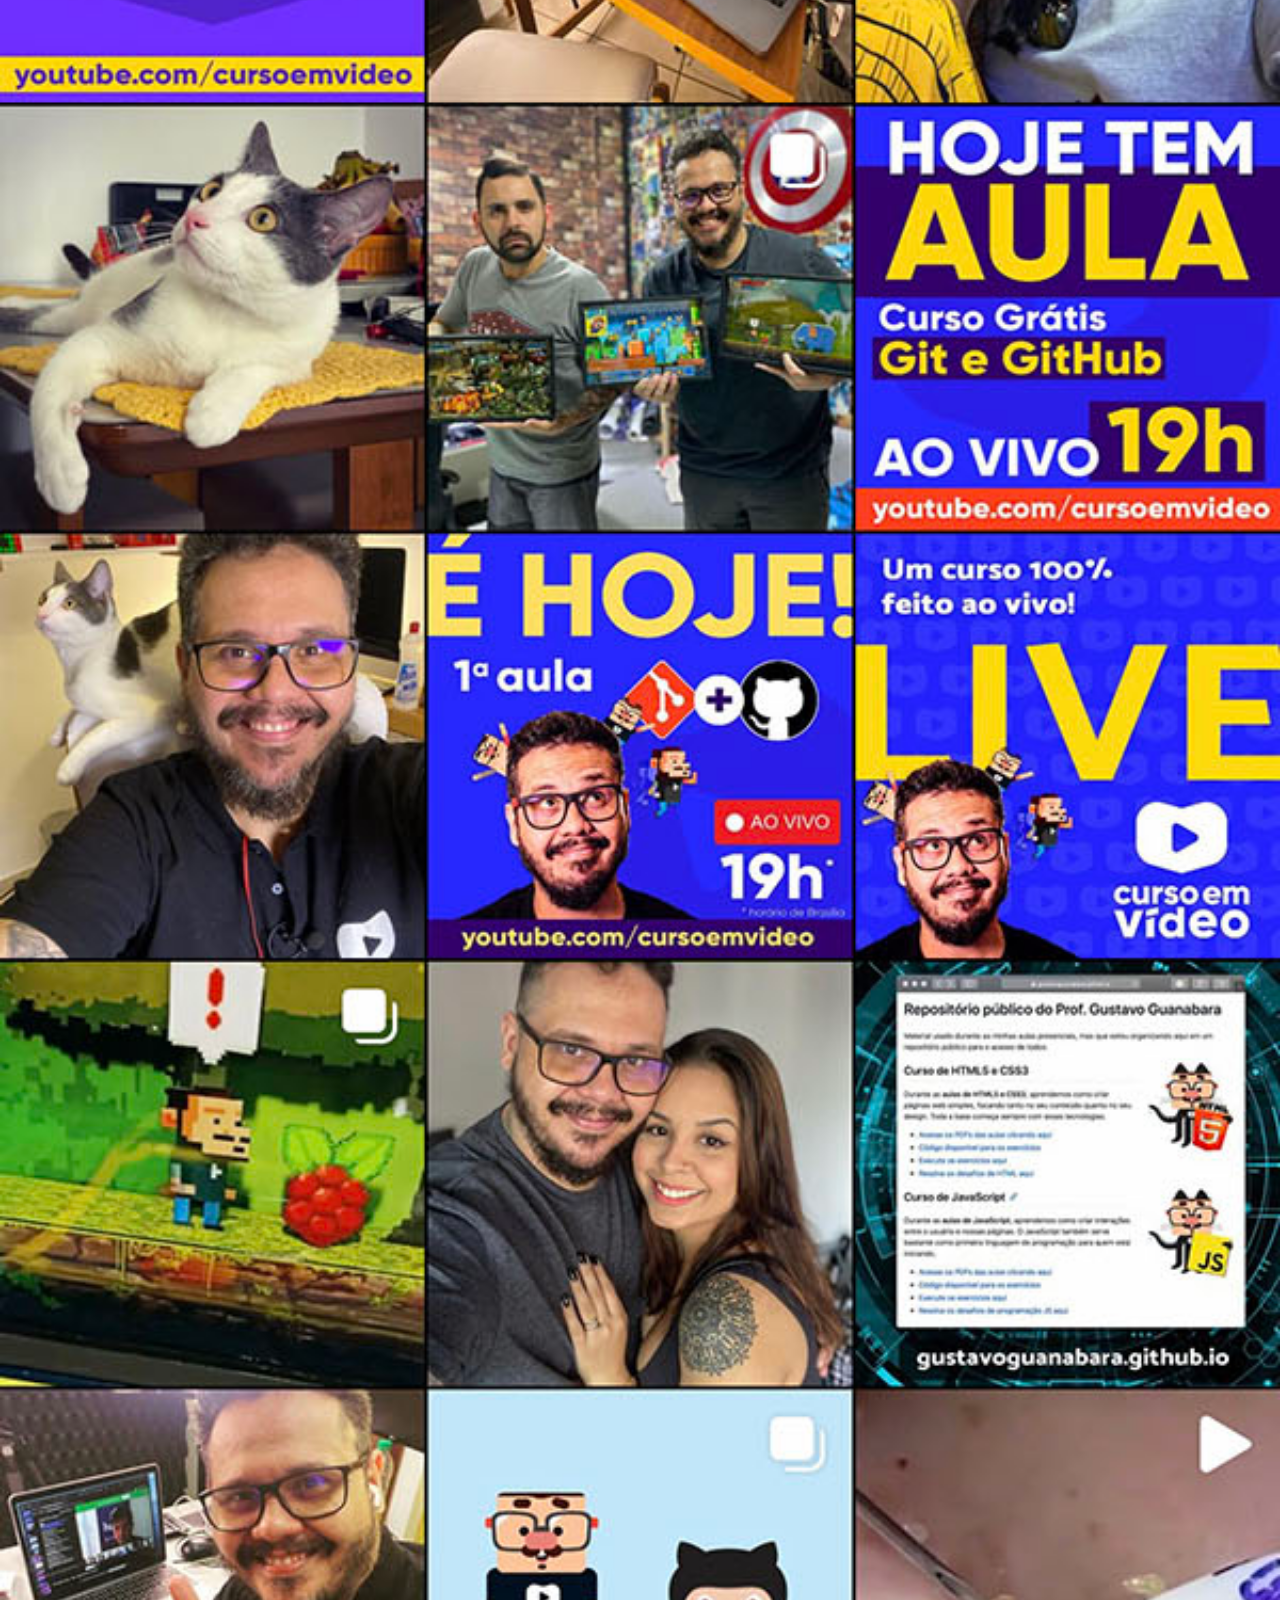
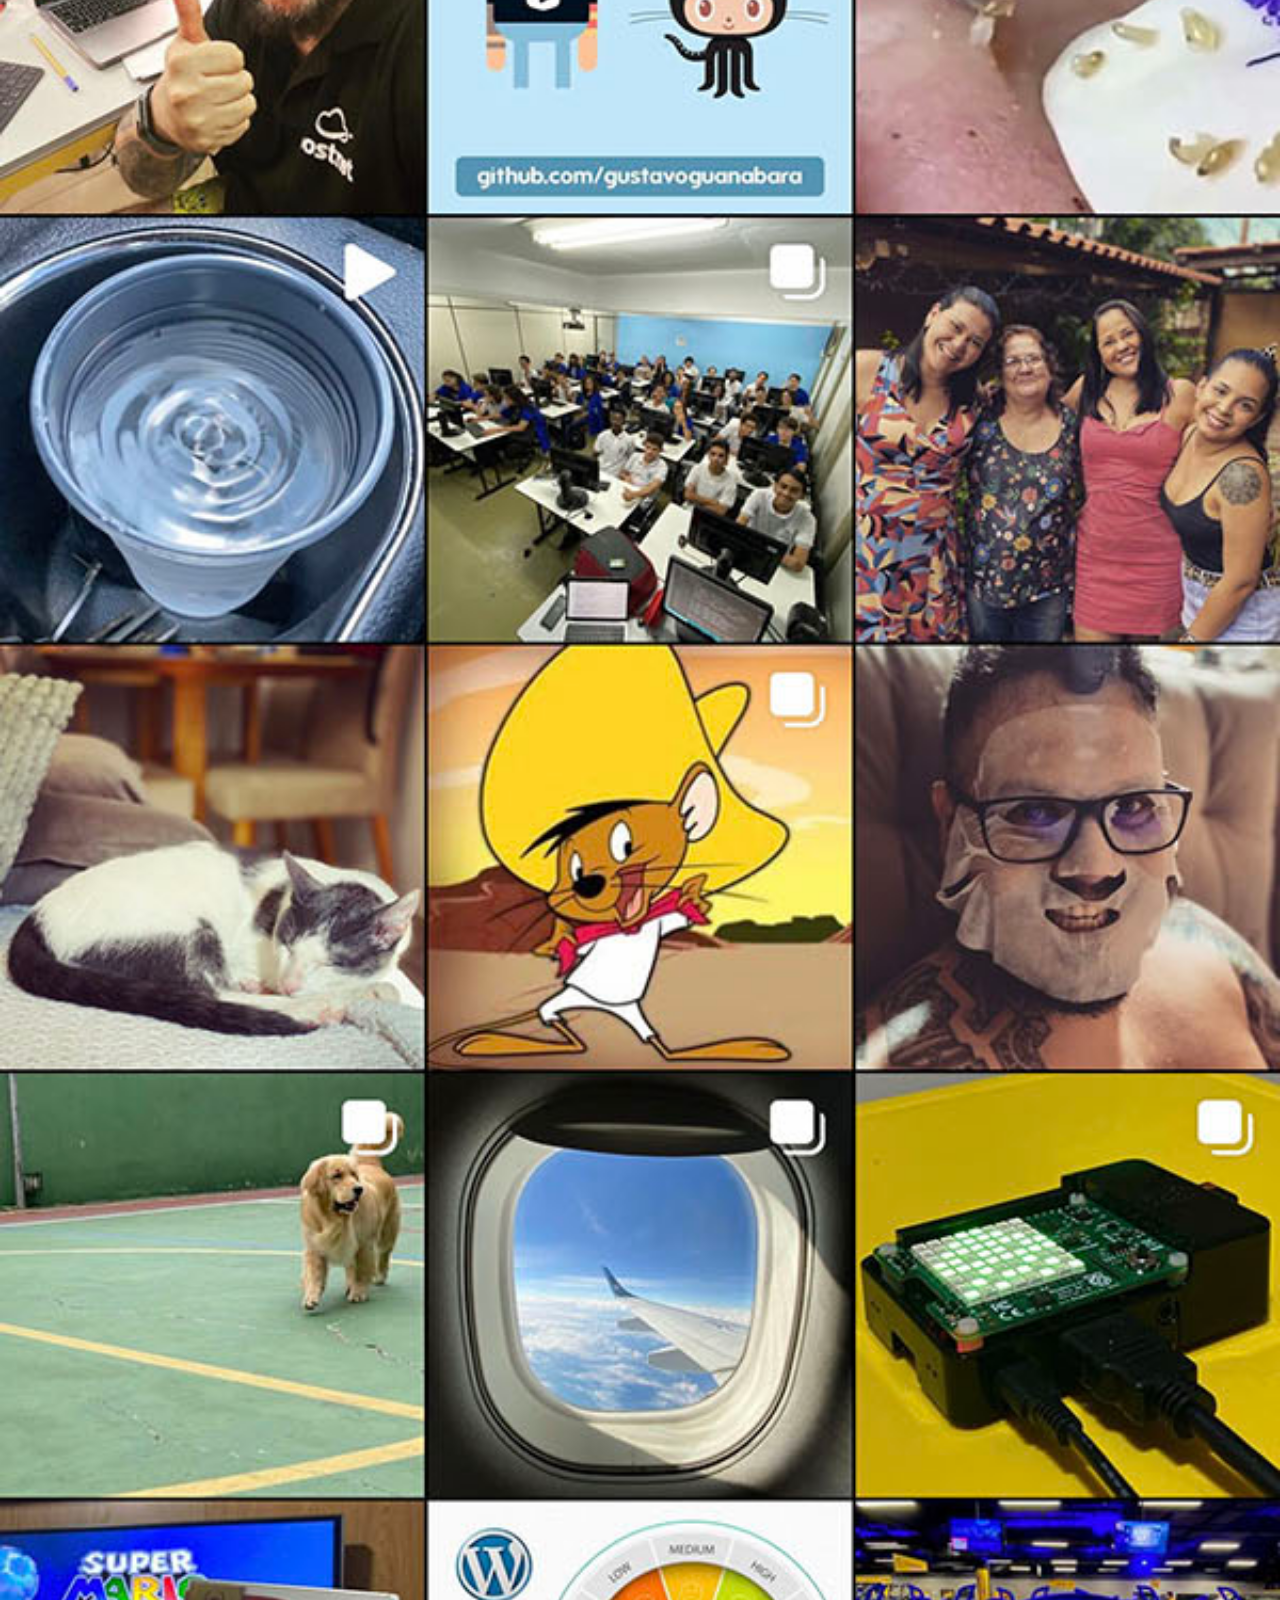
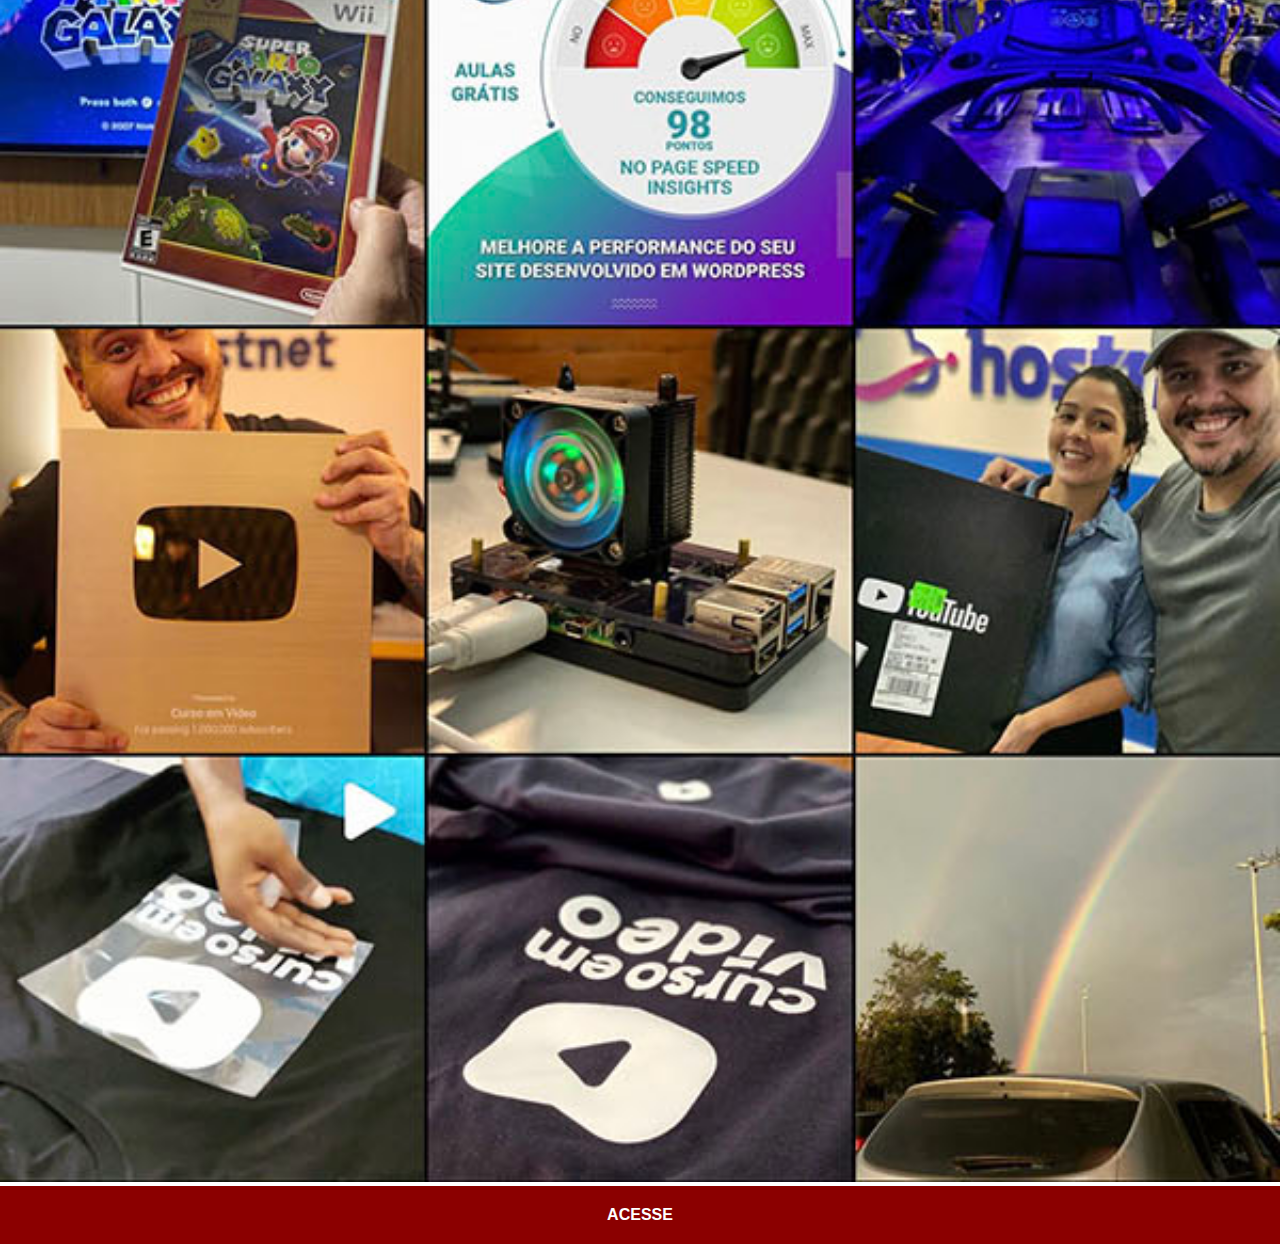
<file: instagram.html>
<!DOCTYPE html>
<html lang="pt-br">
<head>
    <meta charset="UTF-8">
    <meta name="viewport" content="width=device-width, initial-scale=1.0">
    <title>Instagram</title>
    <link rel="stylesheet" href="estilos/social.css">
</head>
<body>
    <img src="imagens/tela-instagram.jpg" alt="Instagram">
    <a href="https://www.instagram.com/accounts/login/?next=/gustavoguanabara/" target="_blank">ACESSE</a>
</body>
</html>
</file>
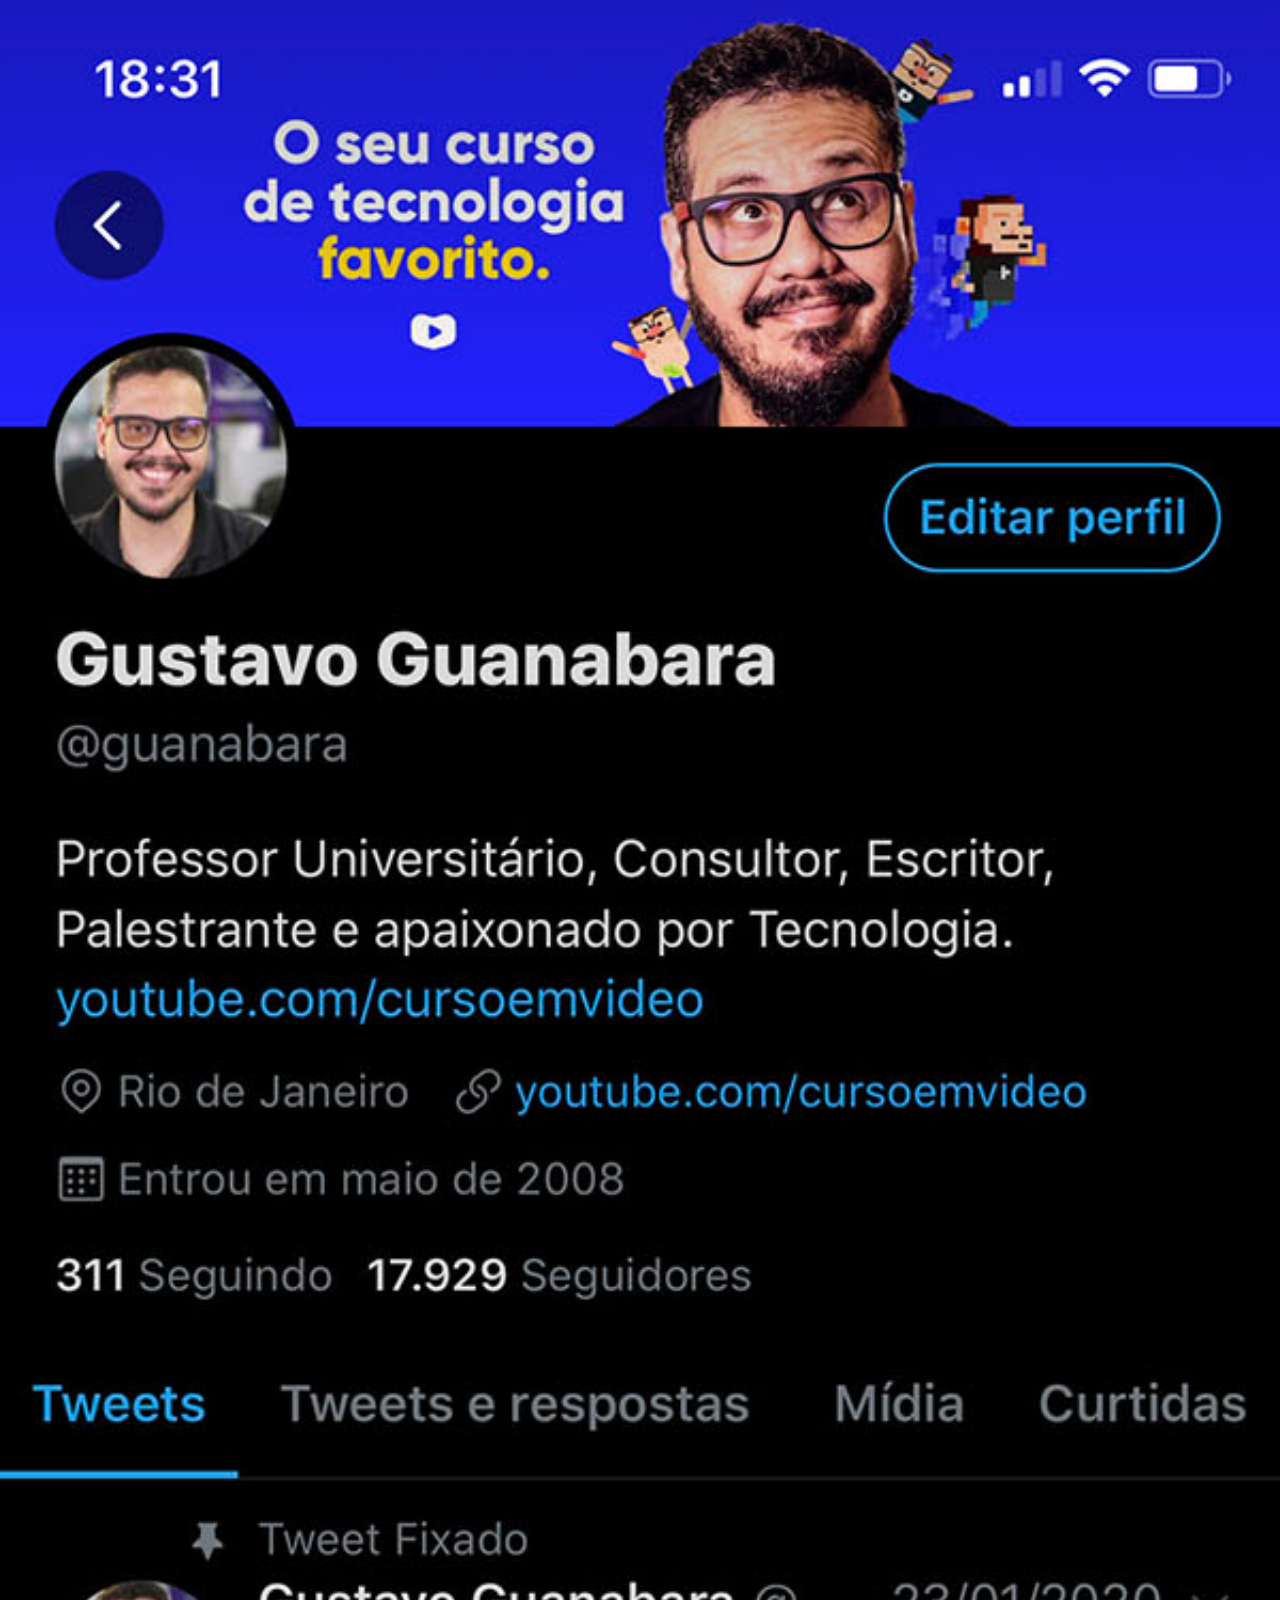
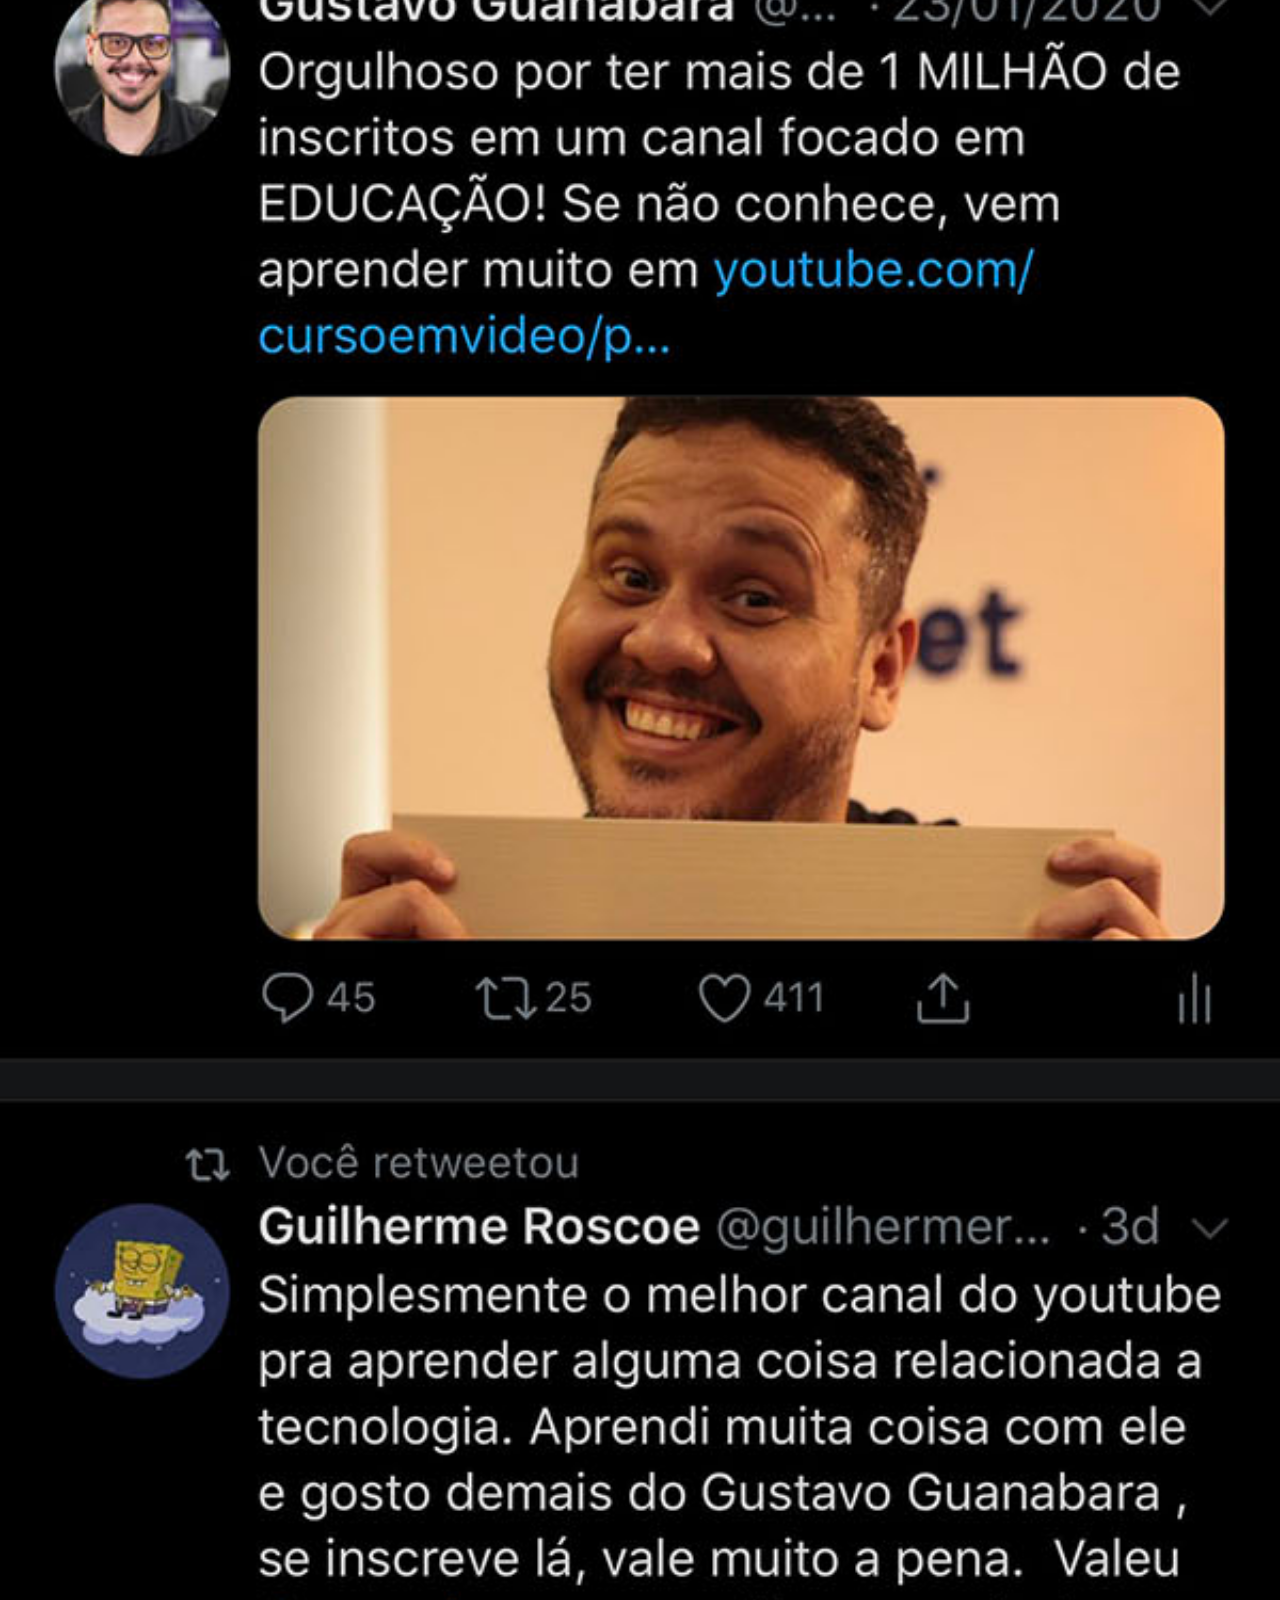
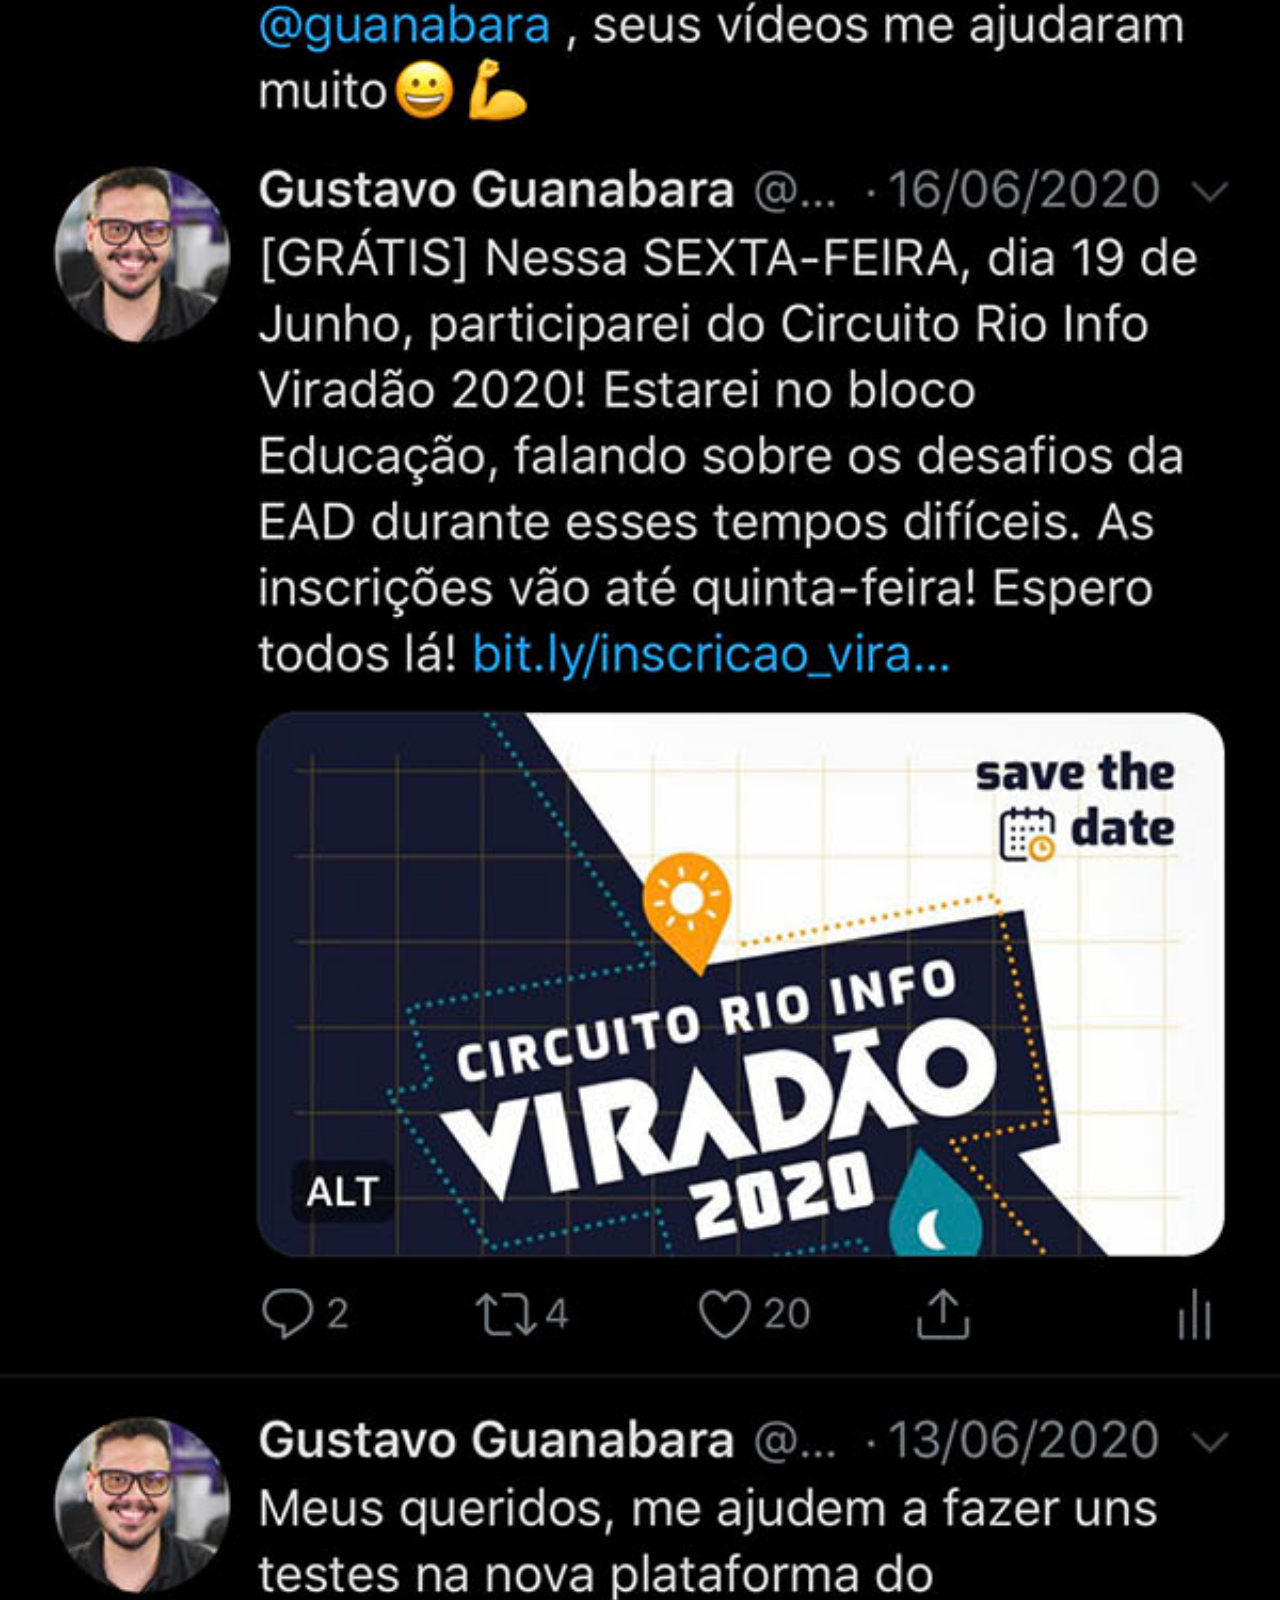
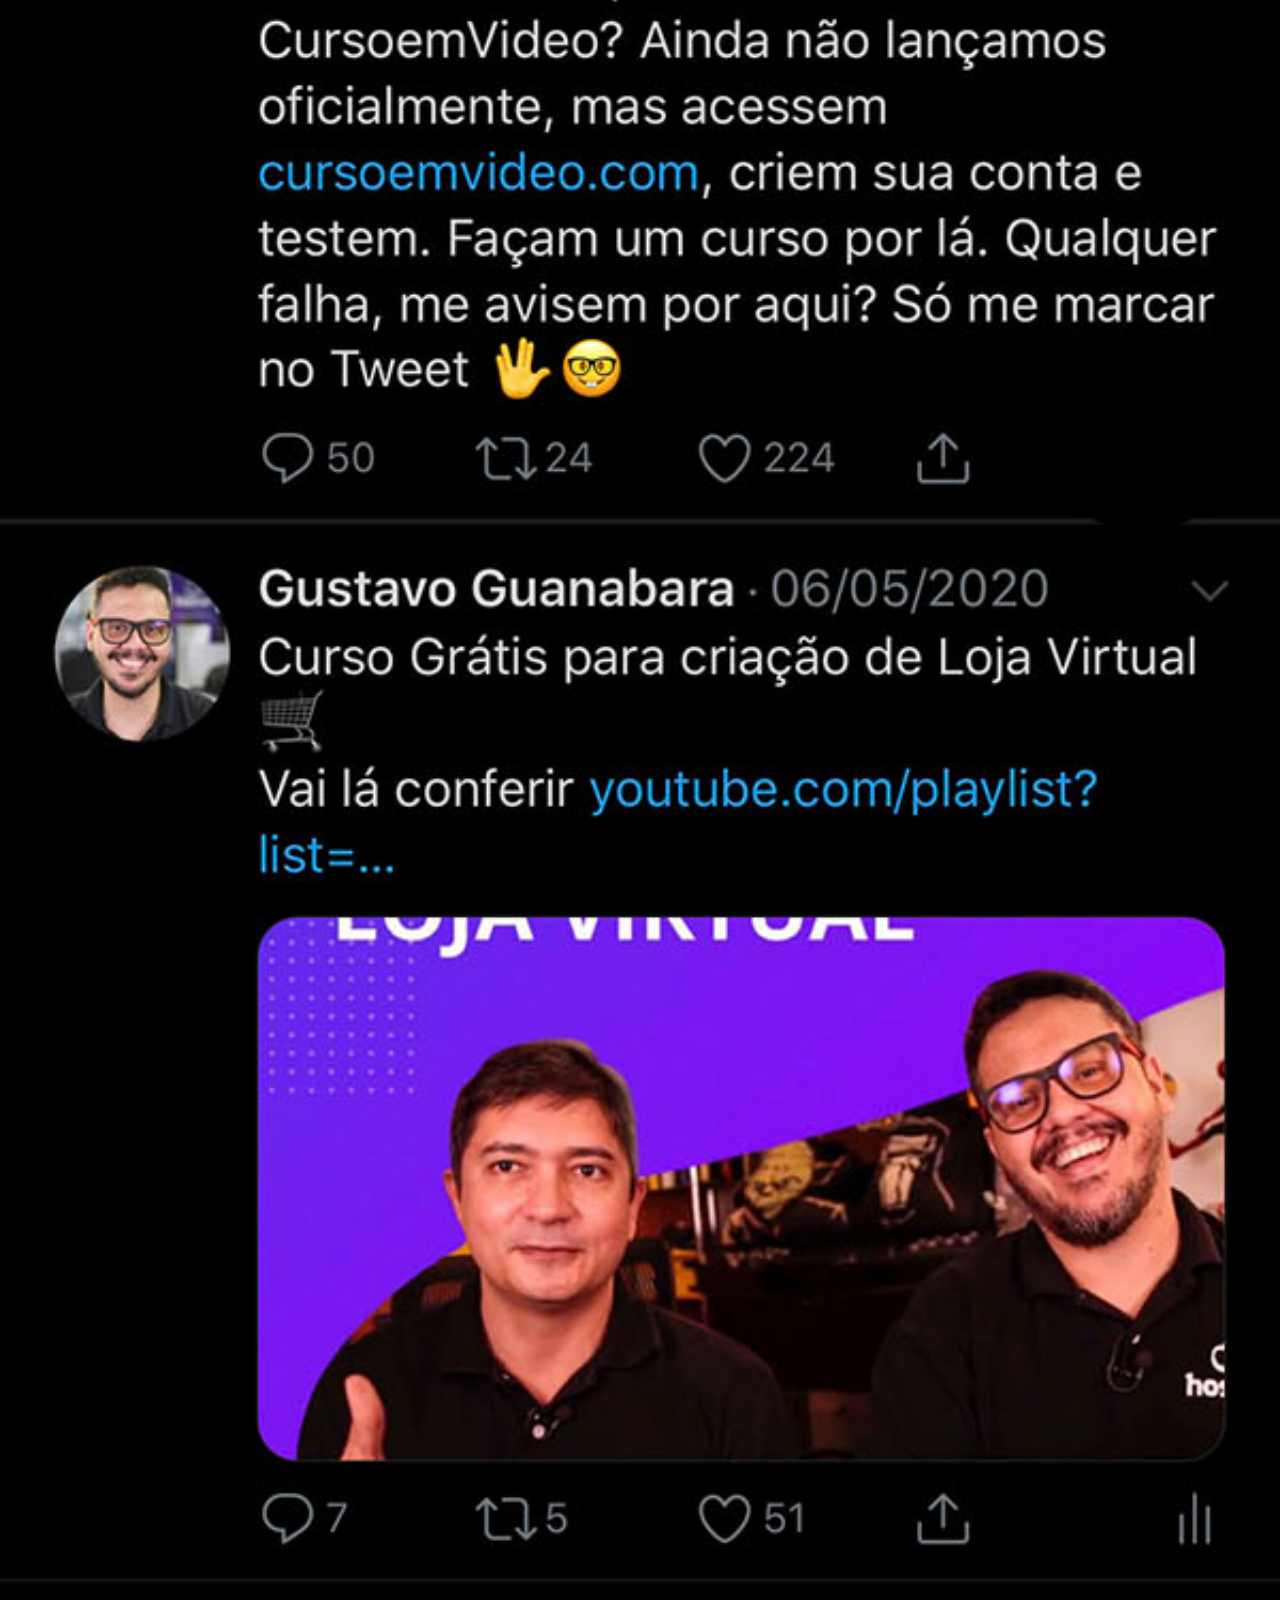
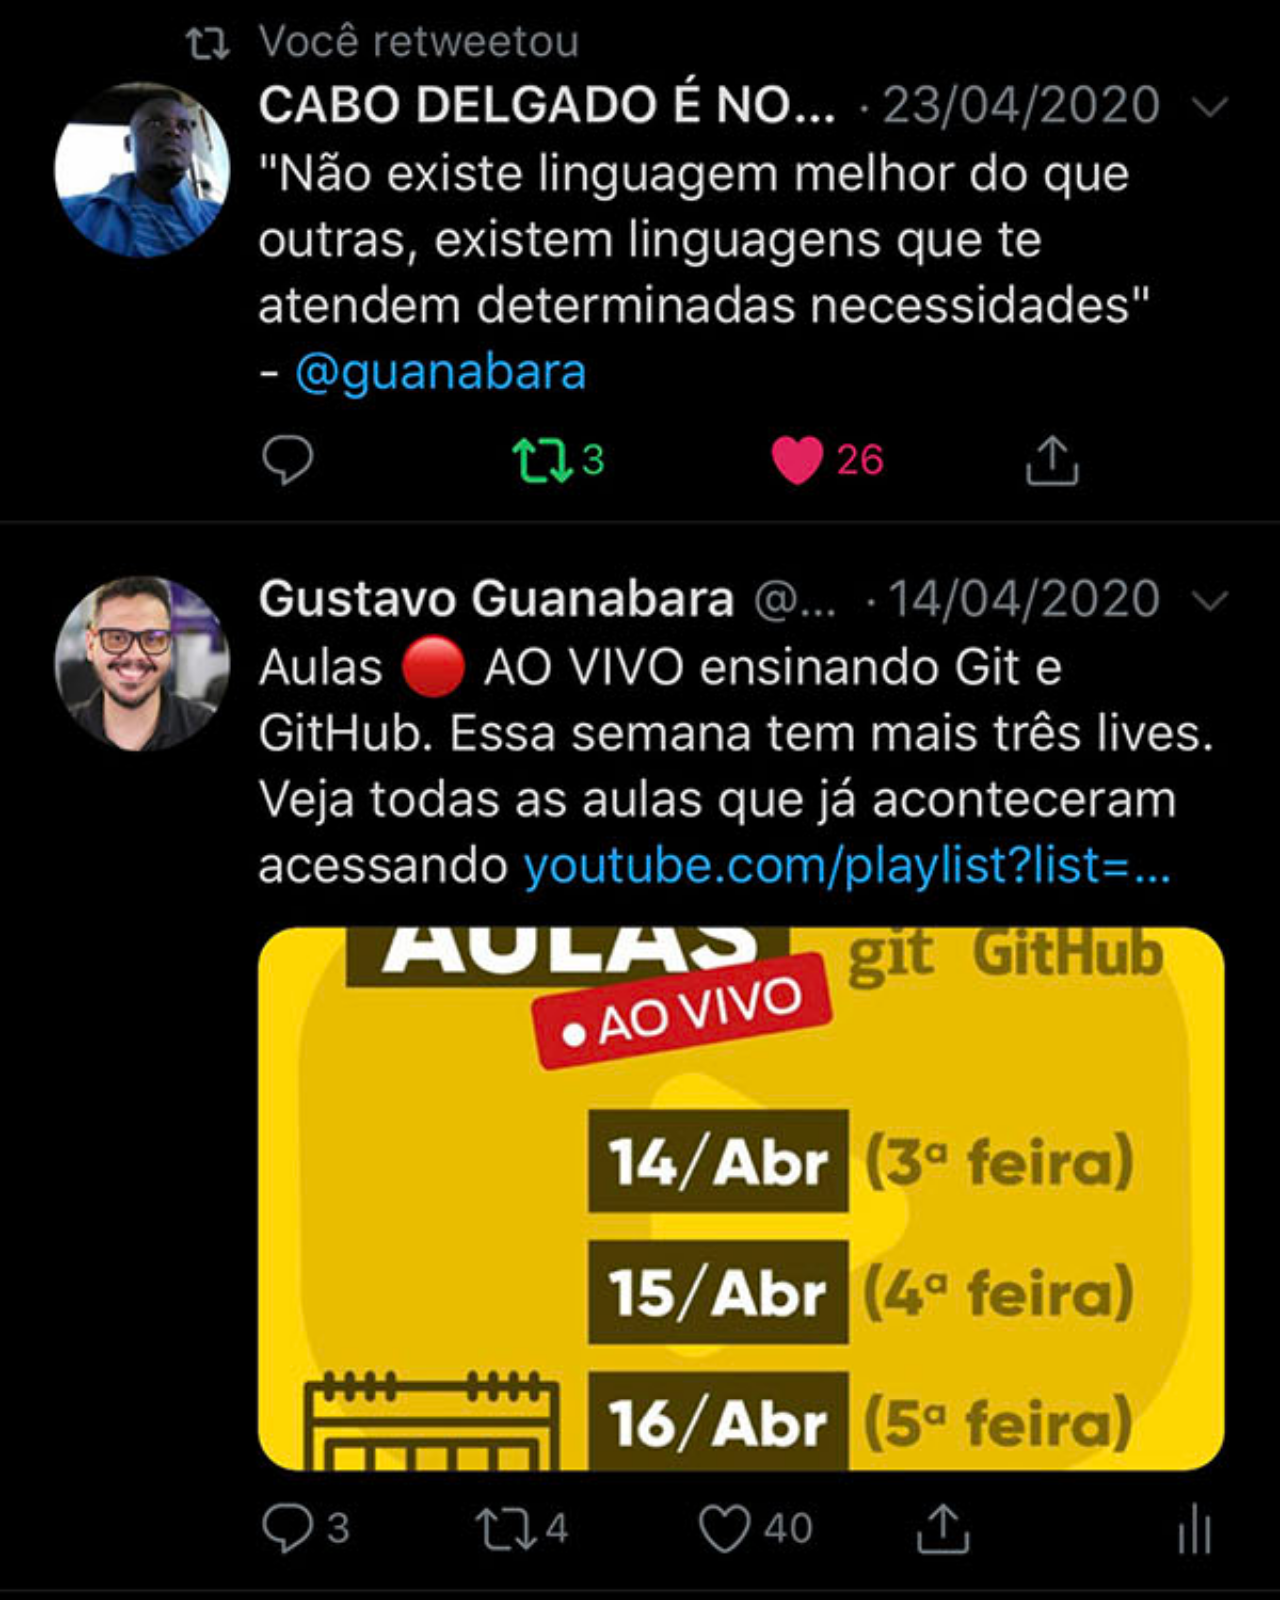
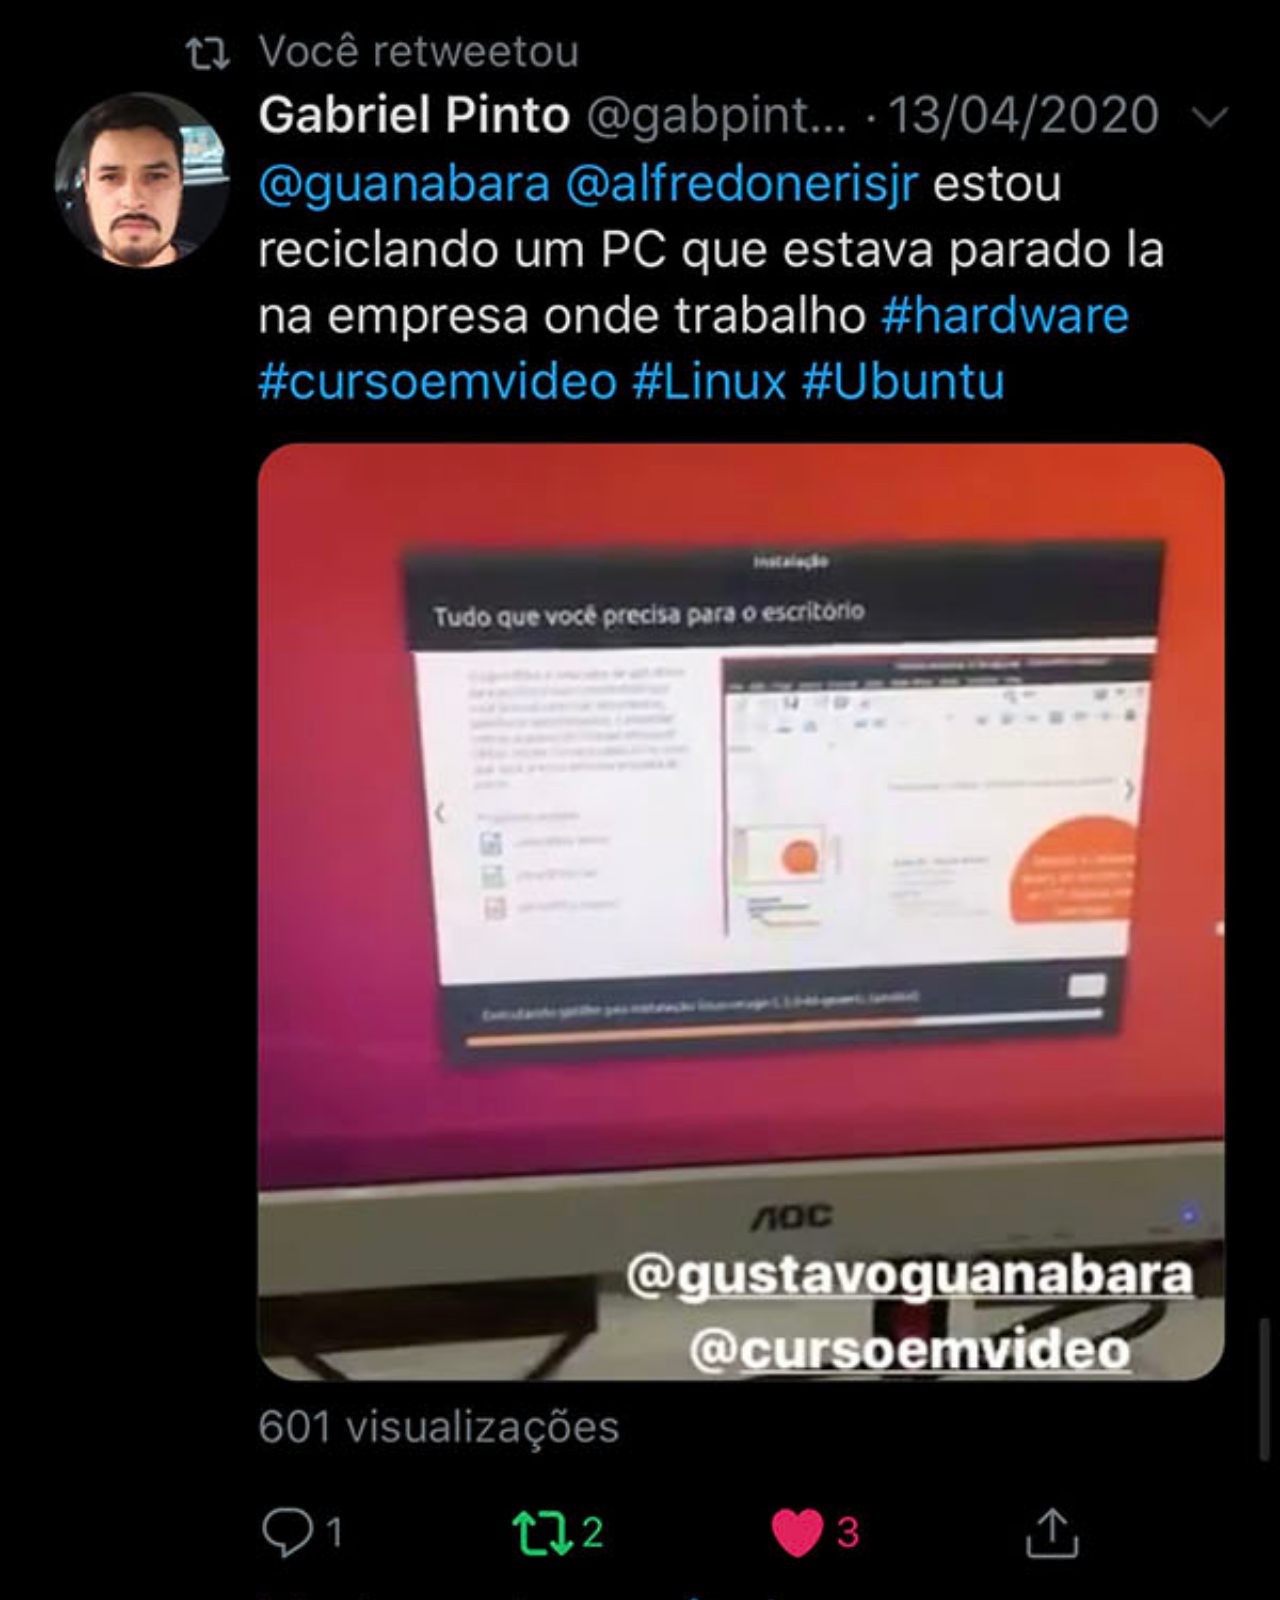
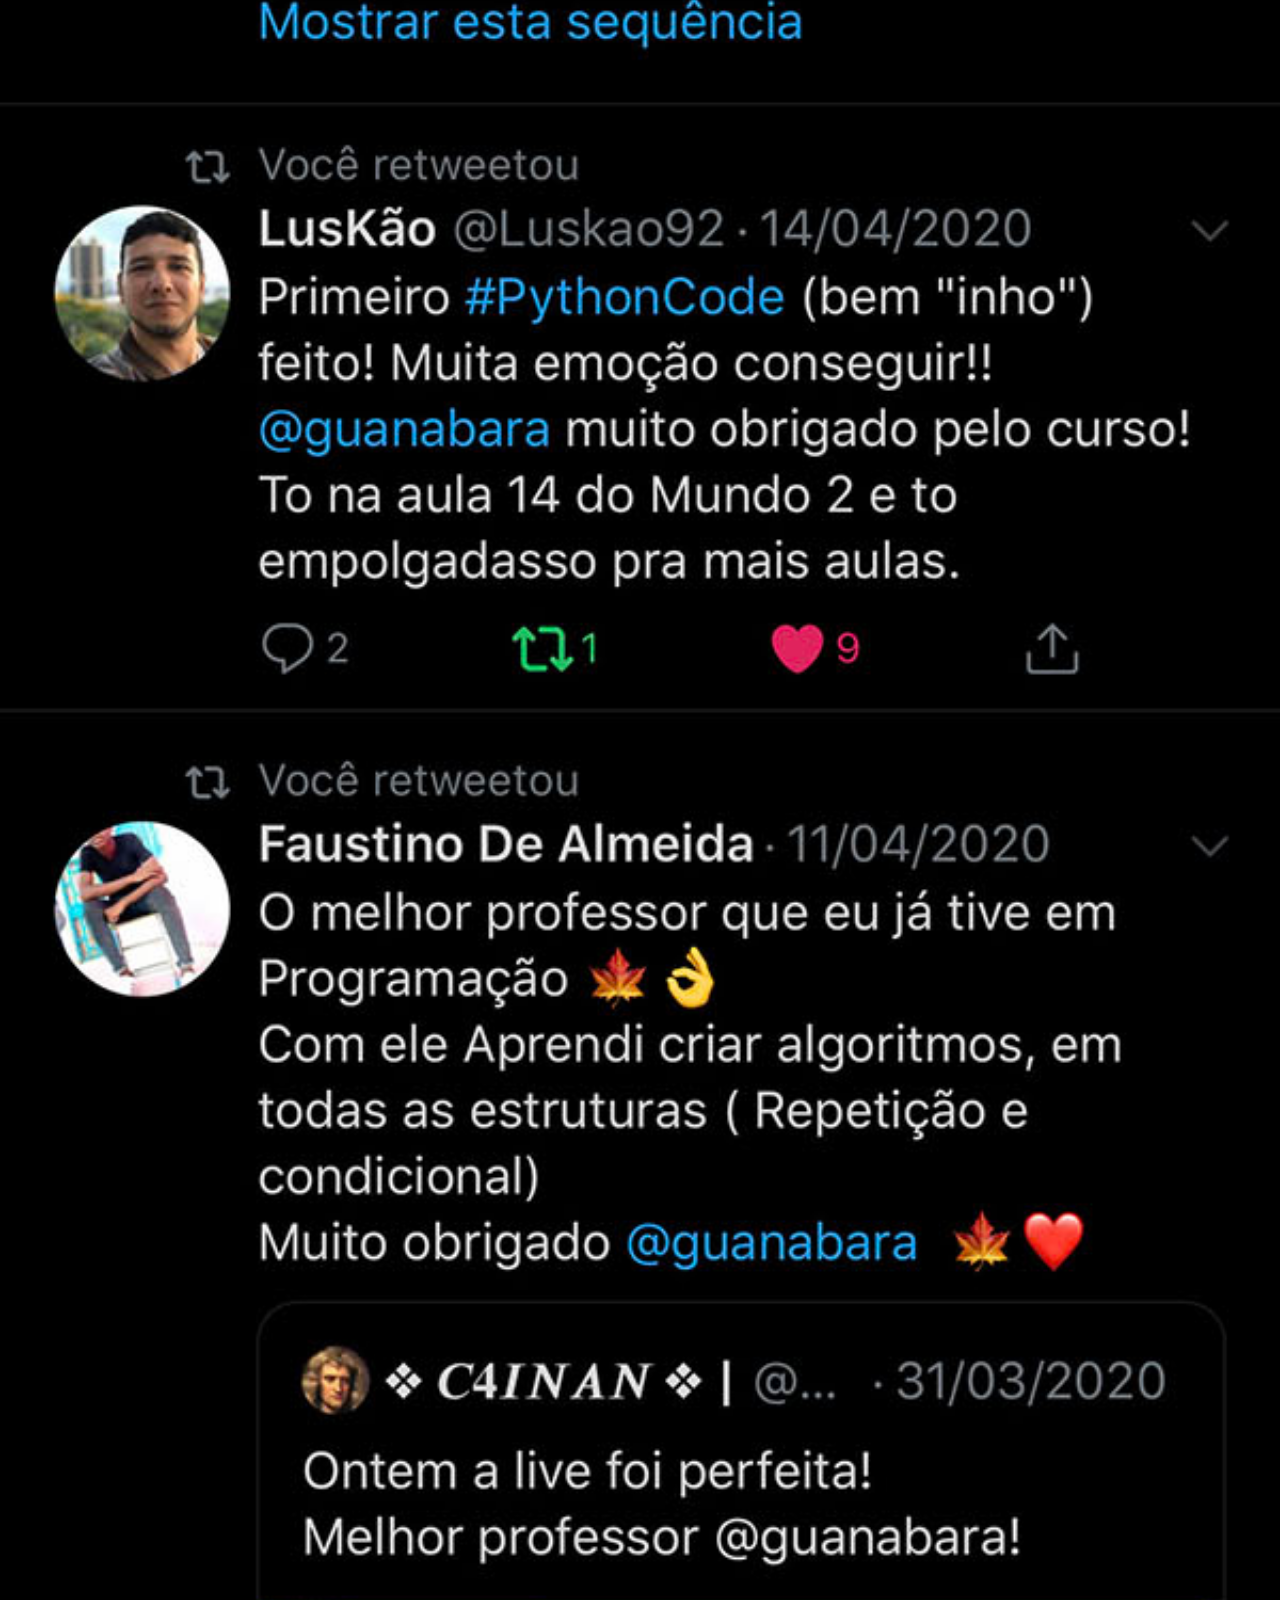
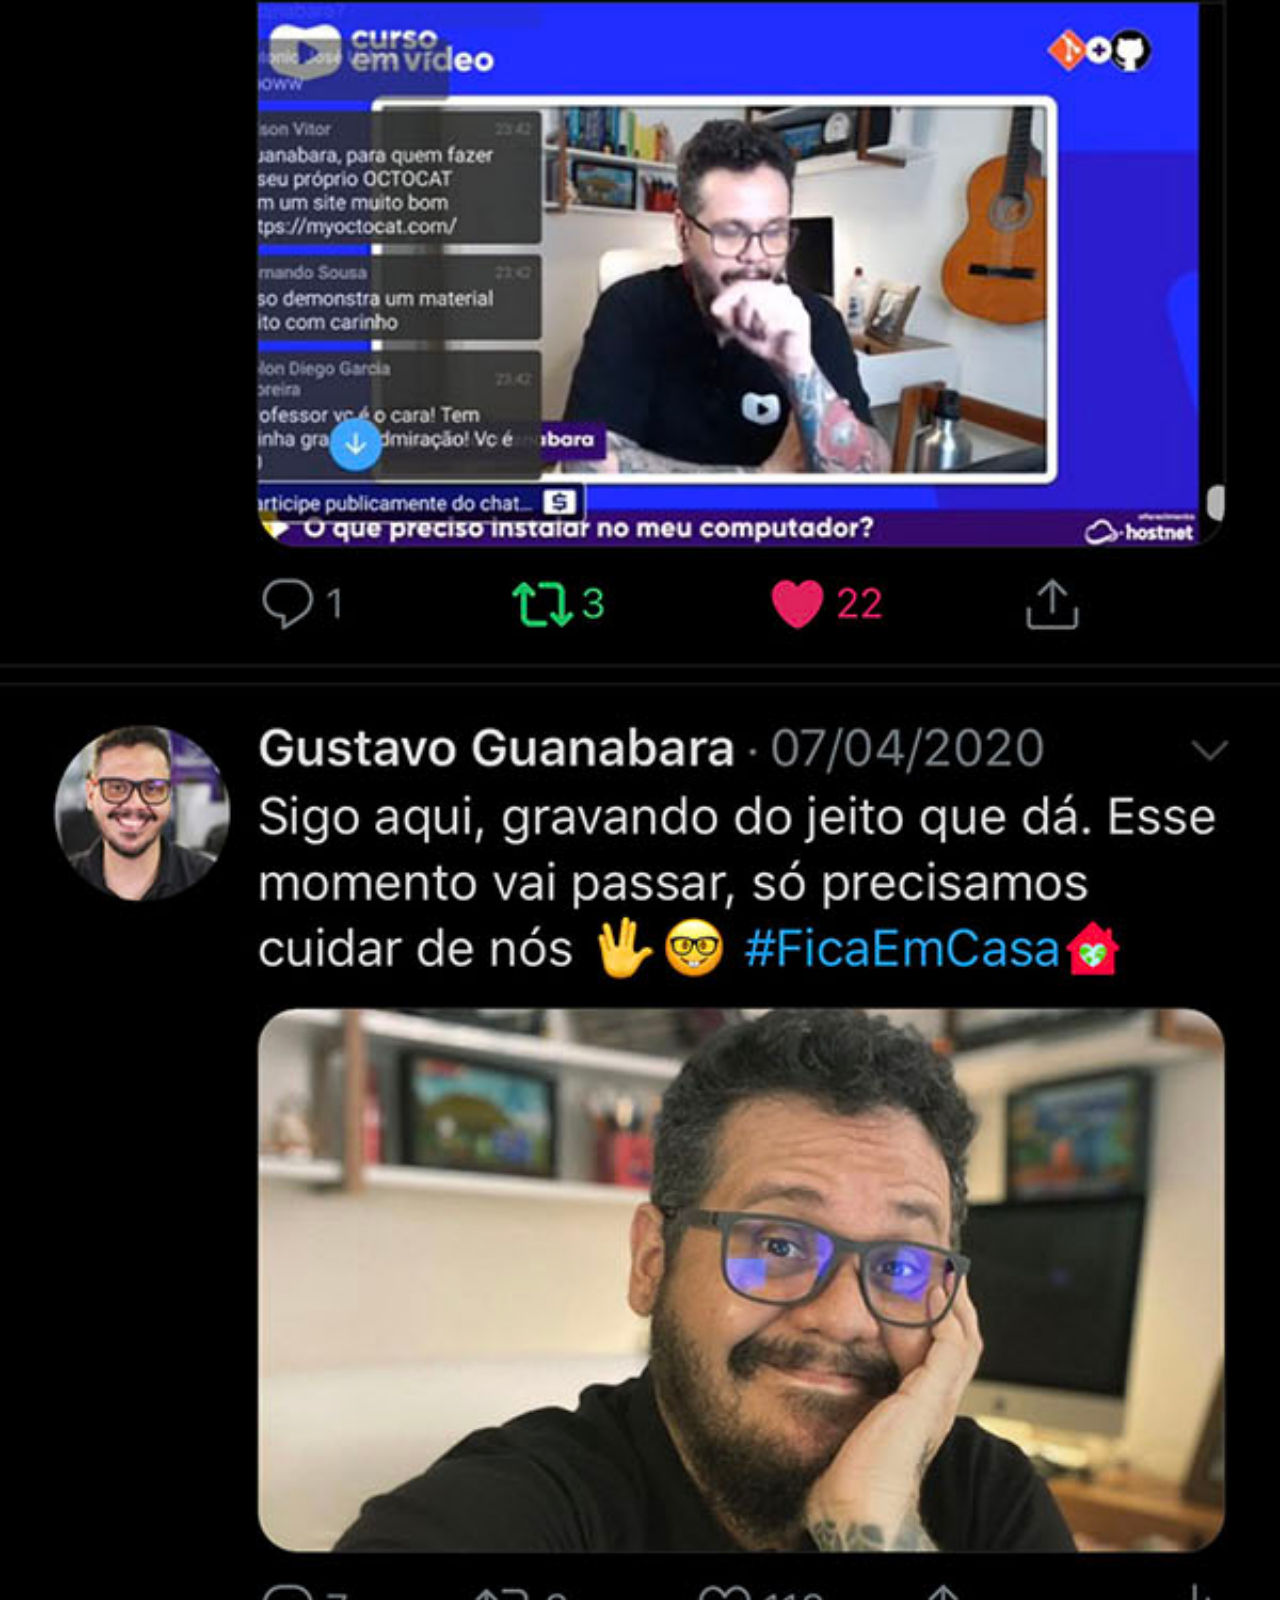
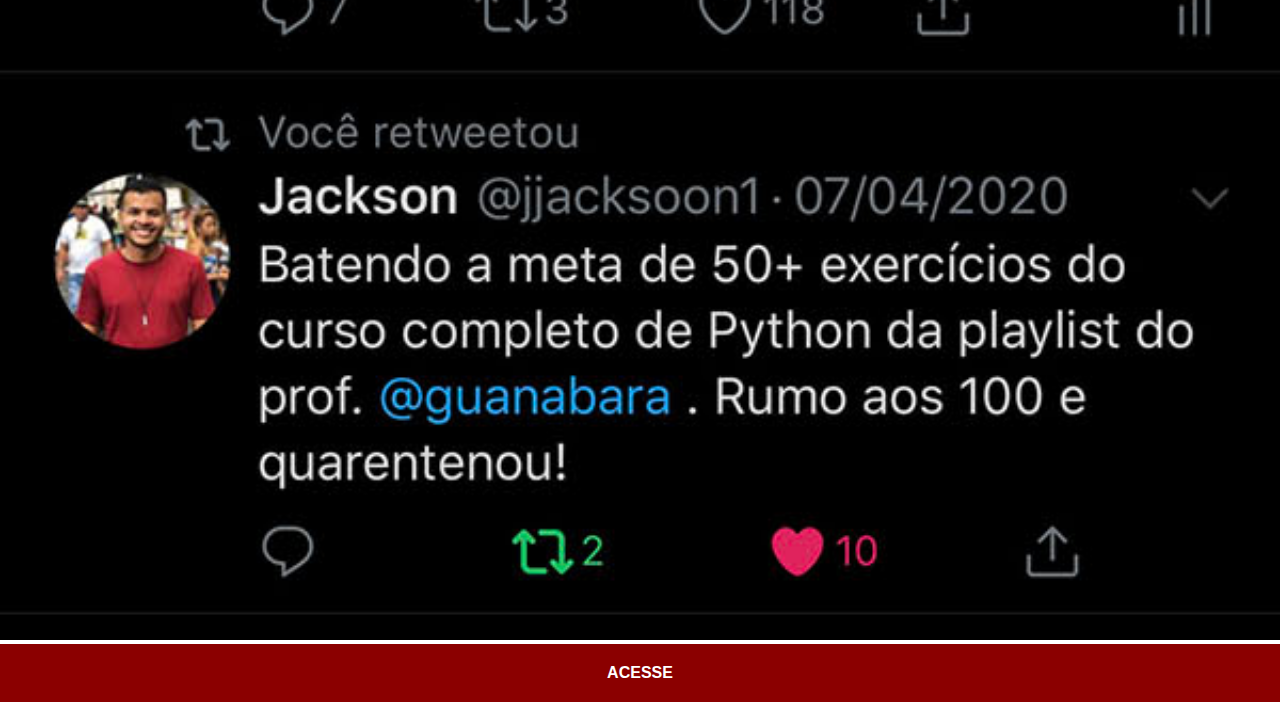
<file: twitter.html>
<!DOCTYPE html>
<html lang="en">
<head>
    <meta charset="UTF-8">
    <meta name="viewport" content="width=device-width, initial-scale=1.0">
    <title>Twitter</title>
    <link rel="stylesheet" href="estilos/social.css">
</head>
<body>
    <img src="imagens/tela-twitter.jpg" alt="Twitter">
    <a href="https://twitter.com/gustavoguanabara" target="_blank">ACESSE</a>
</body>
</html>
</file>
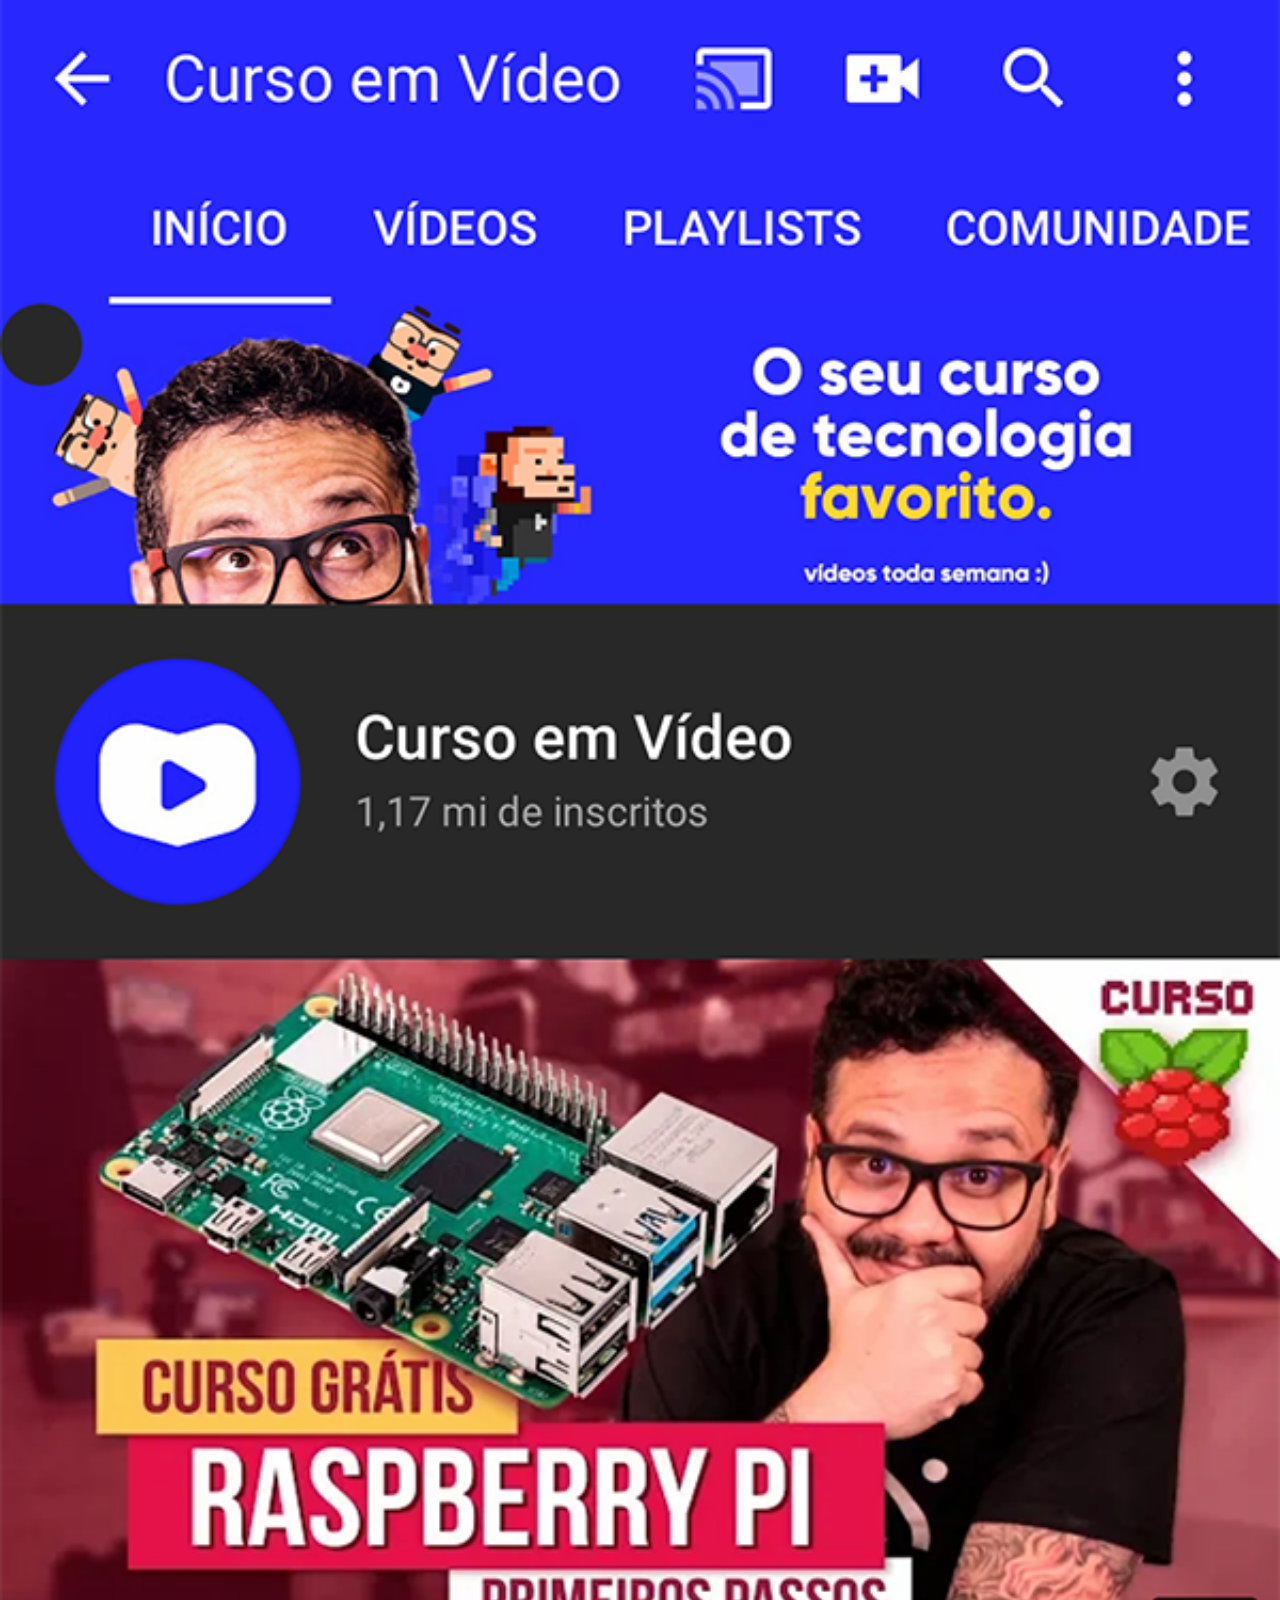
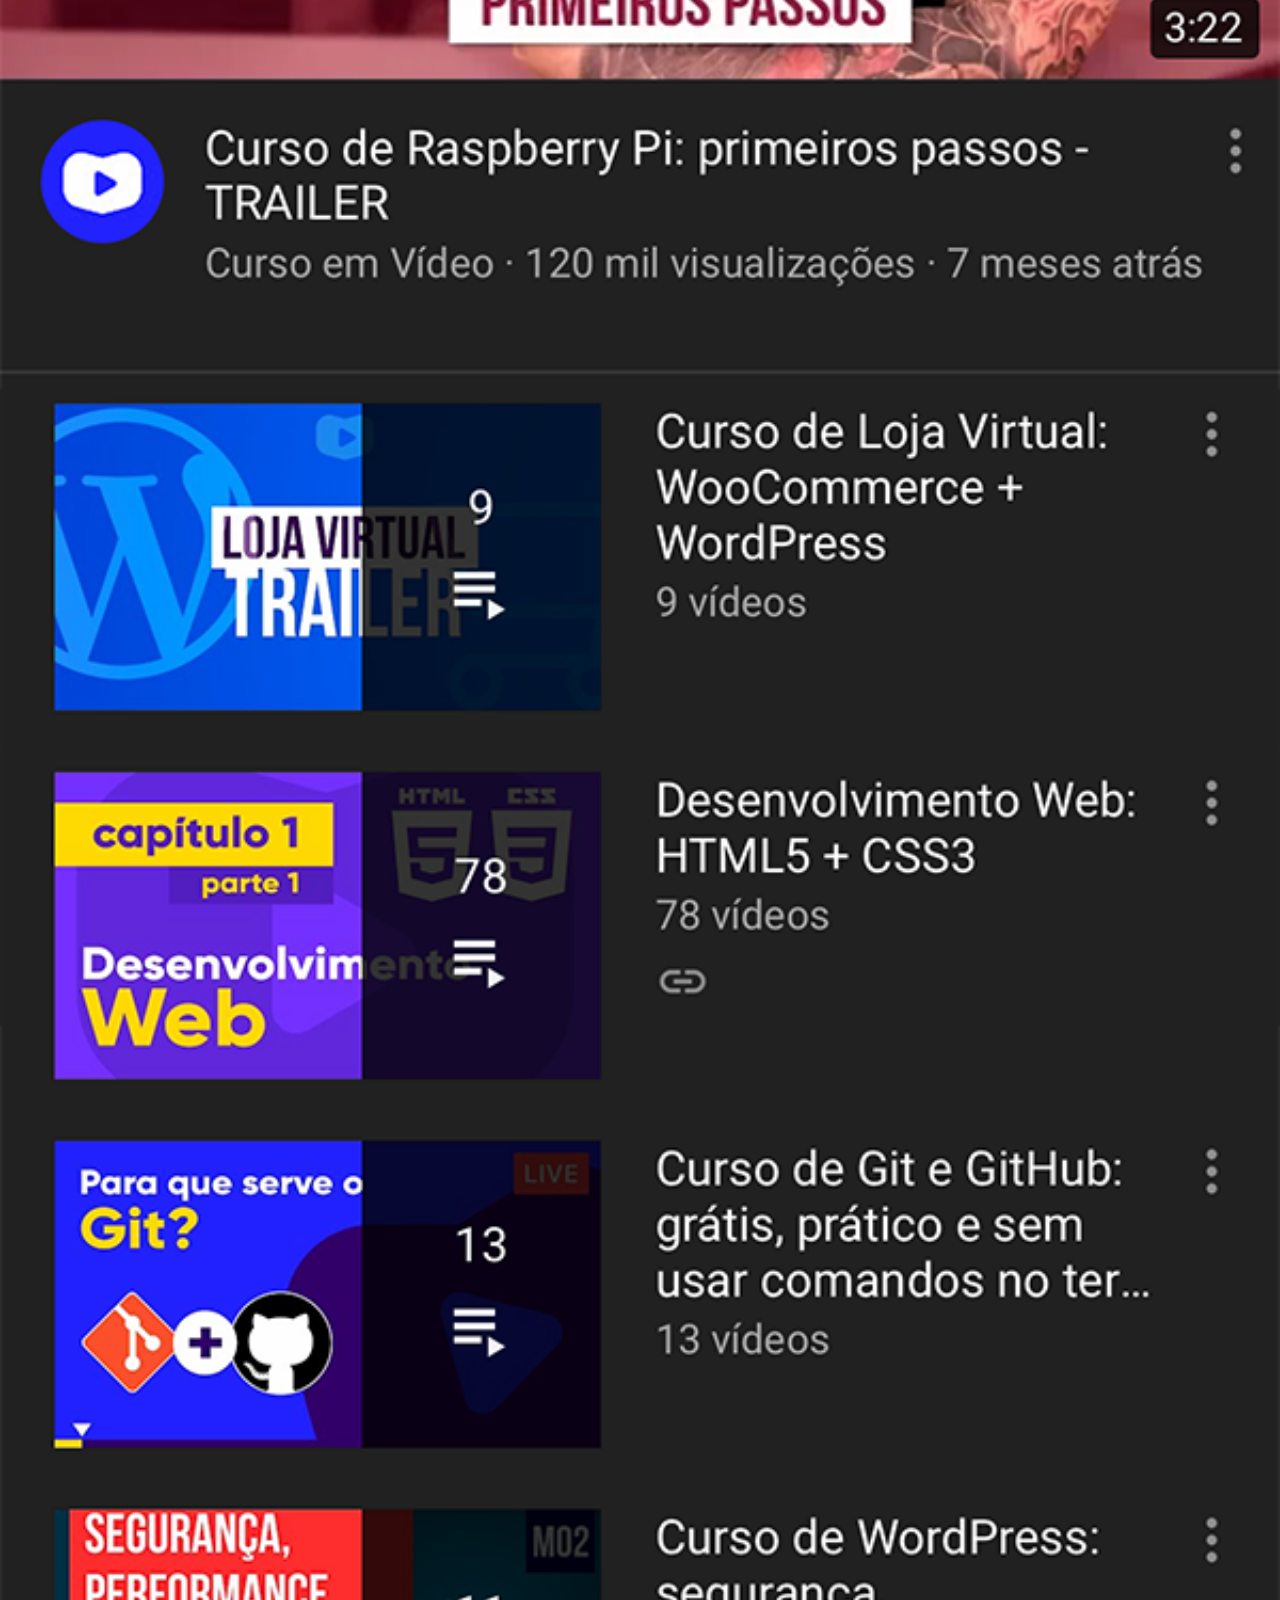
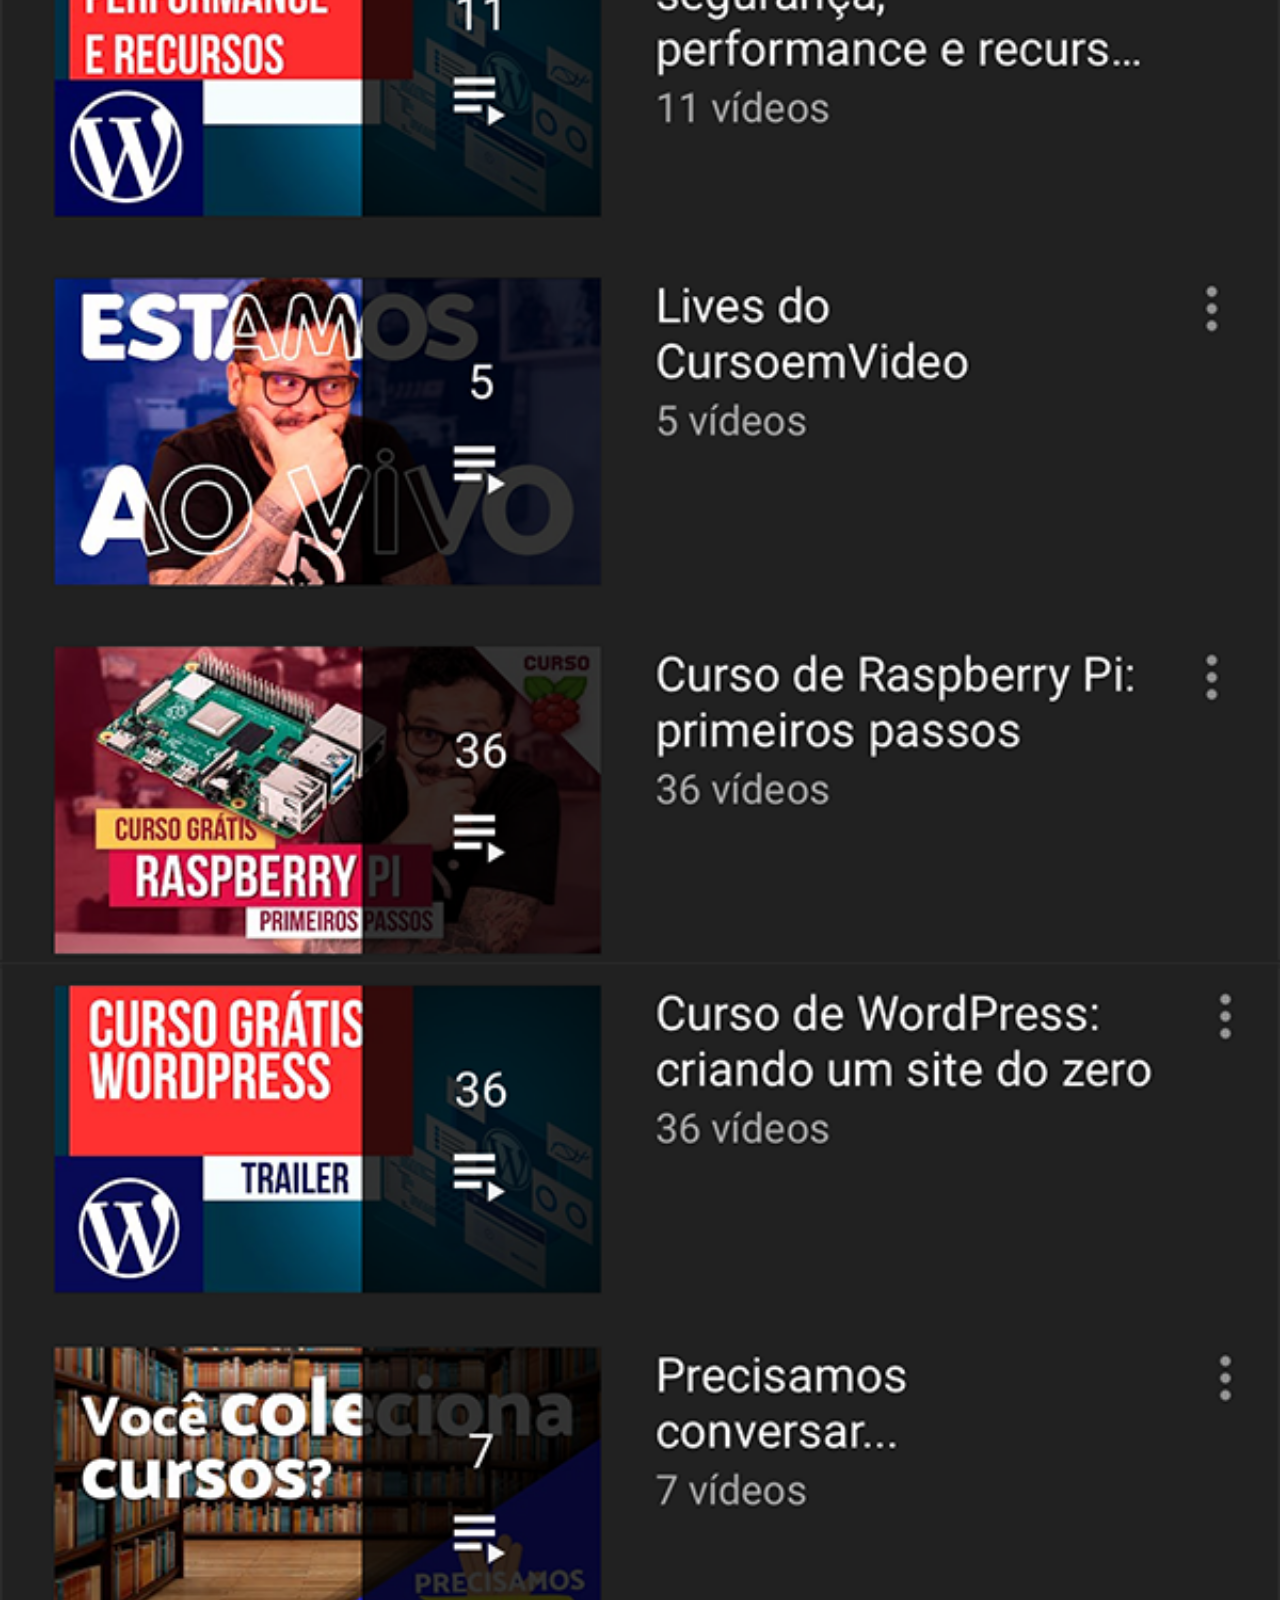
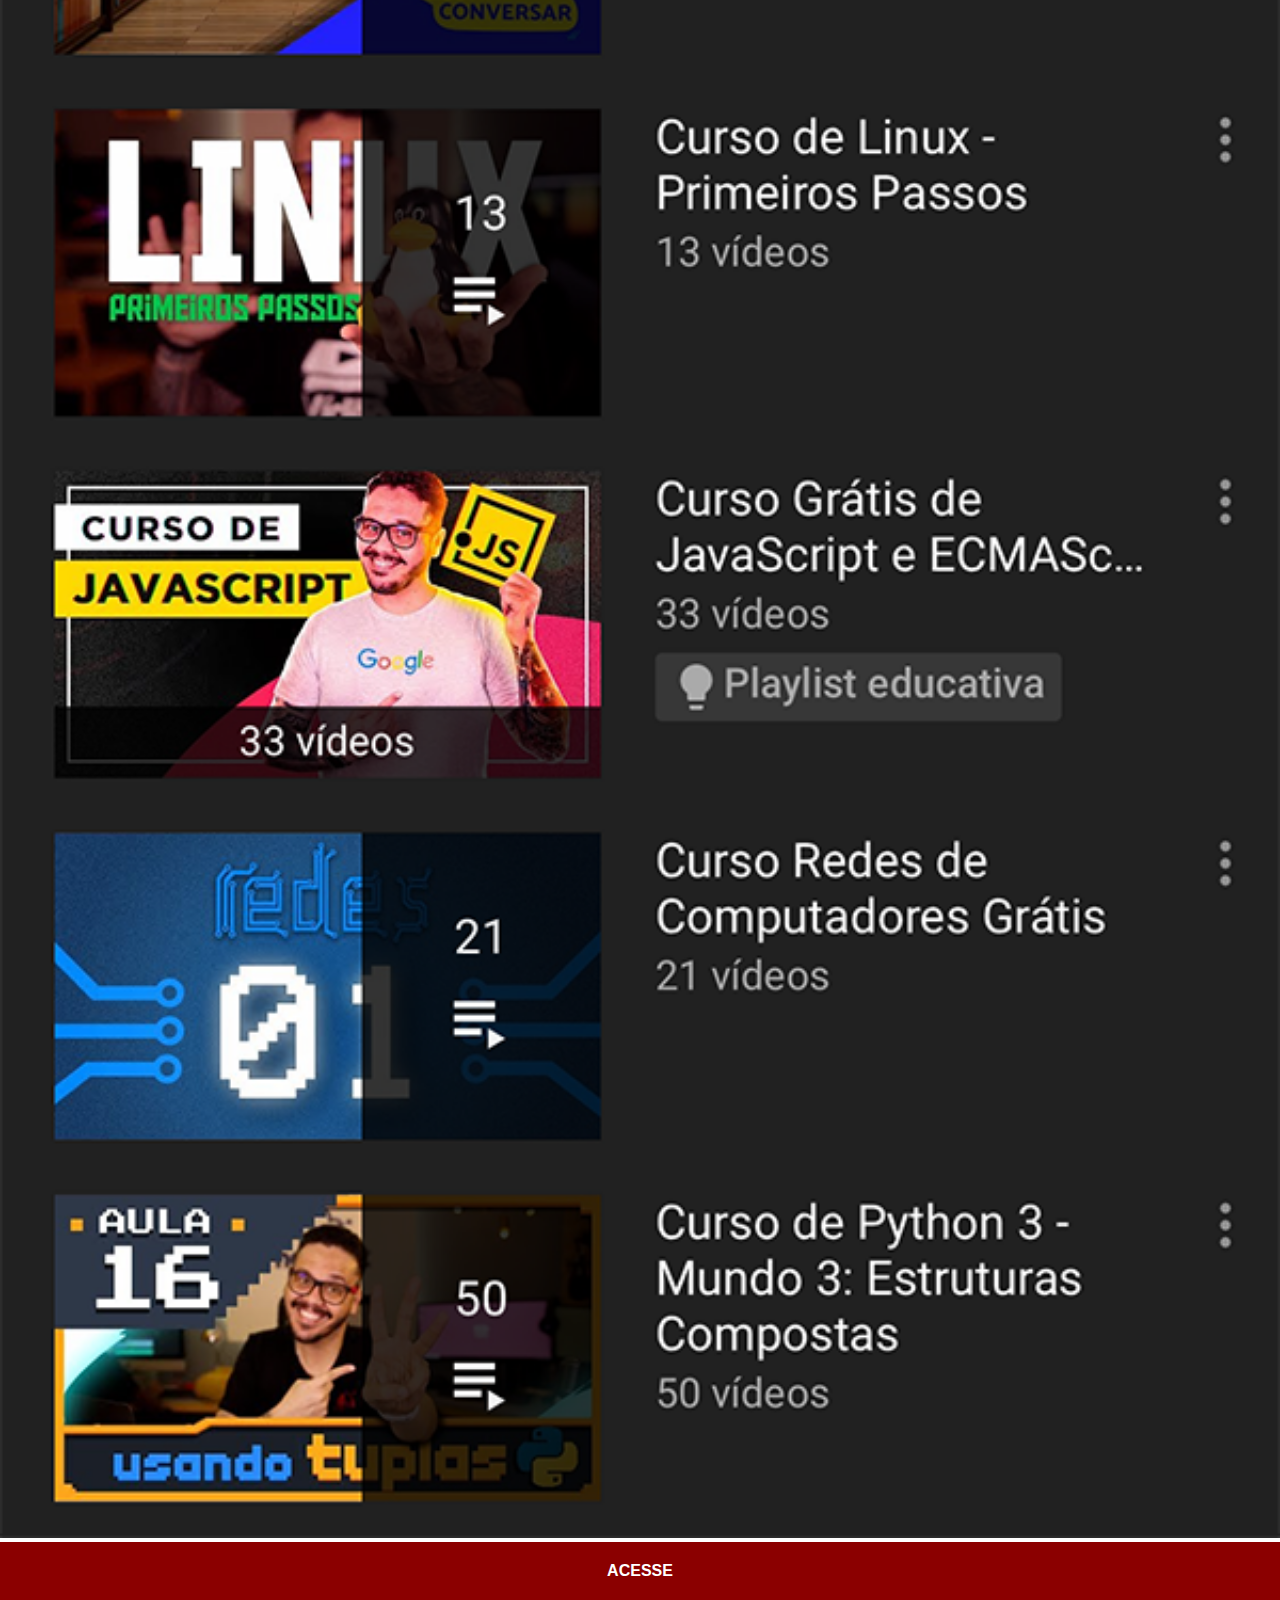
<file: youtube.html>
<!DOCTYPE html>
<html lang="pt-br">
<head>
    <meta charset="UTF-8">
    <meta name="viewport" content="width=device-width, initial-scale=1.0">
    <title>Youtube</title>
    <link rel="stylesheet" href="estilos/social.css">
</head>
<body>
    <img src="imagens/tela-youtube.png" alt="Youtube">
    <a href="https://www.youtube.com/c/CursoemV%C3%ADdeo/playlists" target="_blank">ACESSE</a>
</body>
</html>
</file>
<file: estilo/style.css>
@charset "UTF-8";

* {
    margin: 0px;
    padding: 0px;
}

html, body {
    height: 100vh;
    width: 100vw;
    background-color: black;
}

body {
    background: url('../imagens/fundo-madeira.jpg') no-repeat top center;
    background-size: cover;
    background-attachment: fixed;
}

main {
    height: 100vh;
    position: relative;
}

section#telefone {
    position: absolute;
    top: 50%;
    left: 50%;
    transform: translate(-50%, -50%);

    height: 627px;
    width: 311px;
    background: url('../imagens/frame-iphone.png') no-repeat;
}

iframe#tela {
    position: relative;
    top: 80px;
    left: 22px;
    width: 269px;
    height: 471px;
}

section#redes {
    text-align: right;
}

section#redes img {
    width: 50px;
    margin: 10px;
    border-radius: 50%;
    box-shadow: 2px 2px 5px black;
    box-sizing: border-box;
}

section#redes img:hover {
    border: 2px solid rgba(255, 255, 255, 0.637);
    transform: -3px -10px;
    box-shadow: 5px 5px 10px rgba(0, 0, 0, 0.637);
    transition: 0.3s, border 1s;
}
</file>
<file: estilos/social.css>
@charset "UTF-8";

* {
    margin: 0px;
    padding: 0px;
    font-family: Arial, Helvetica, sans-serif;
}

::-webkit-scrollbar {
    width: 0px;
    height: 0px;
}

img {
    width: 100vw;
}

a {
    display: block;
    background-color: darkred;
    color: white;
    padding: 20px;
    text-align: center;
    font-weight: bolder;
    text-decoration: none;
}

a:hover {
    background-color: red;
}
</file>
